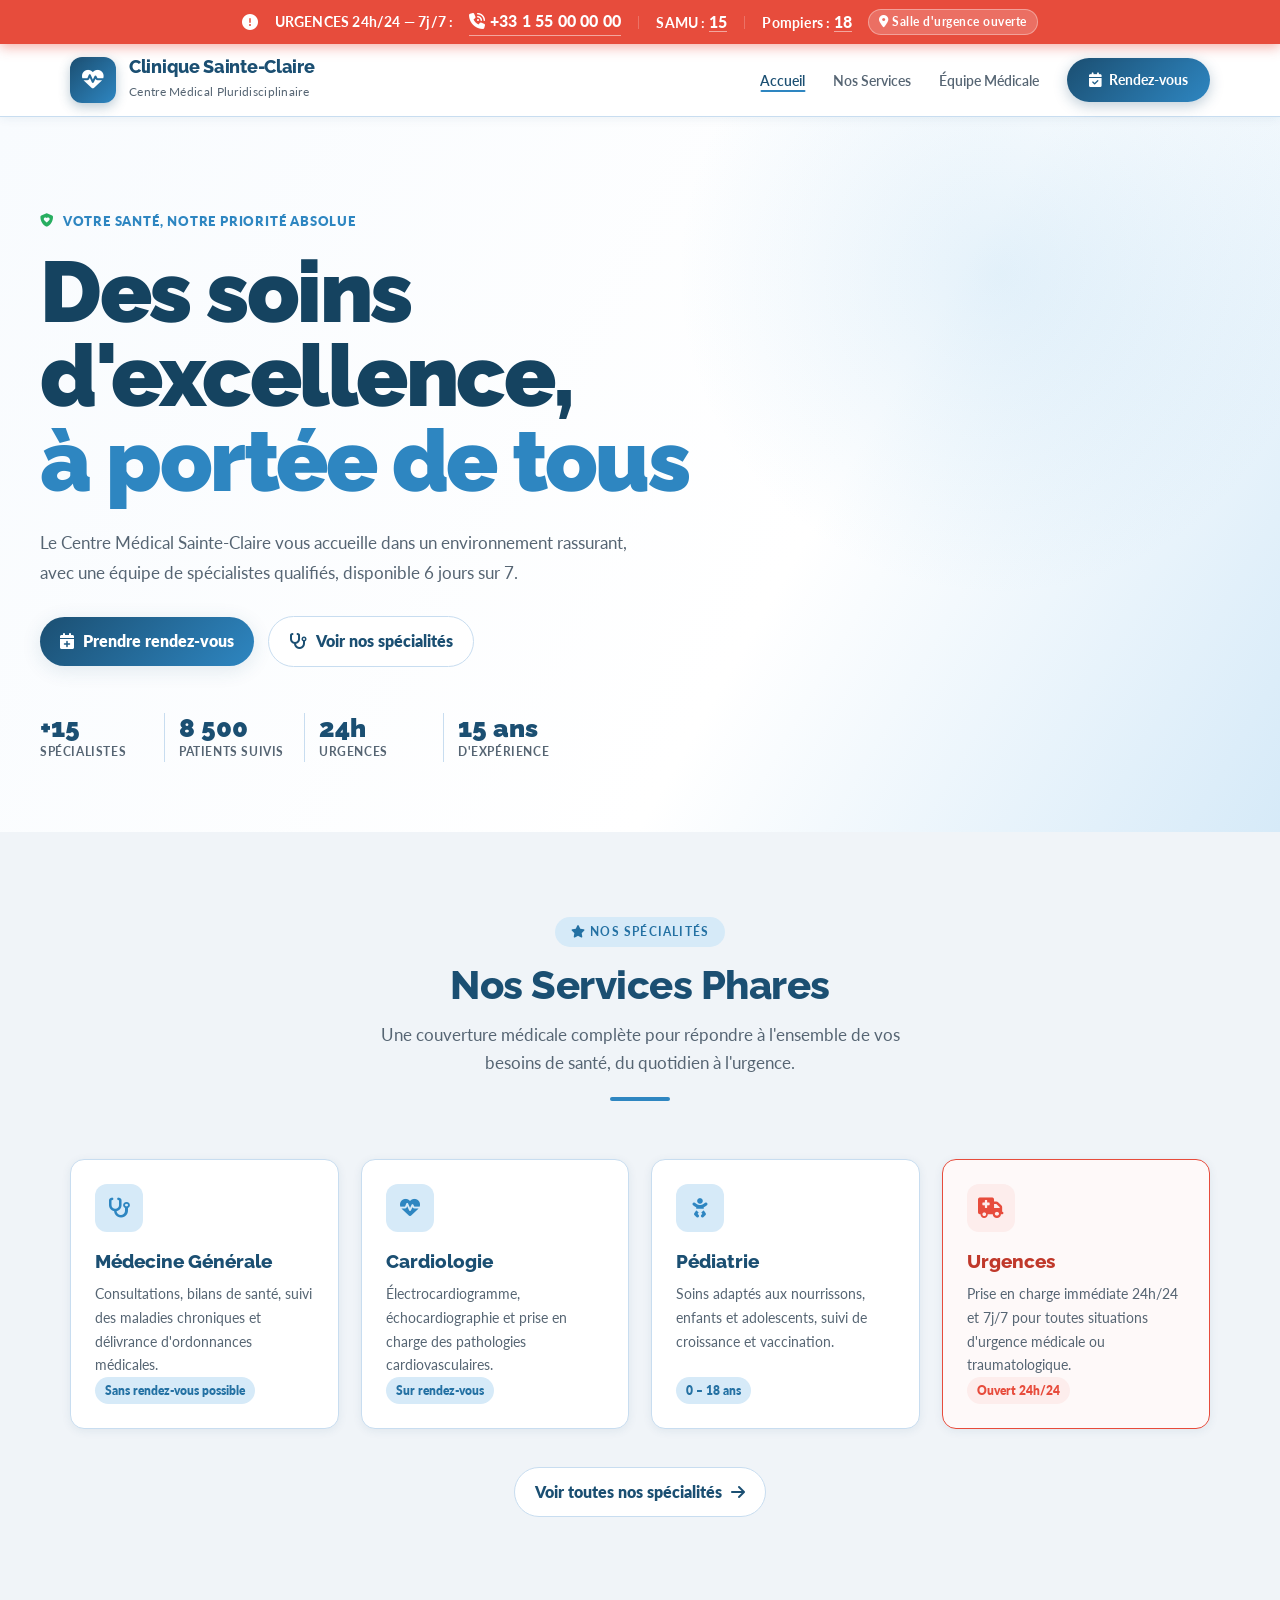
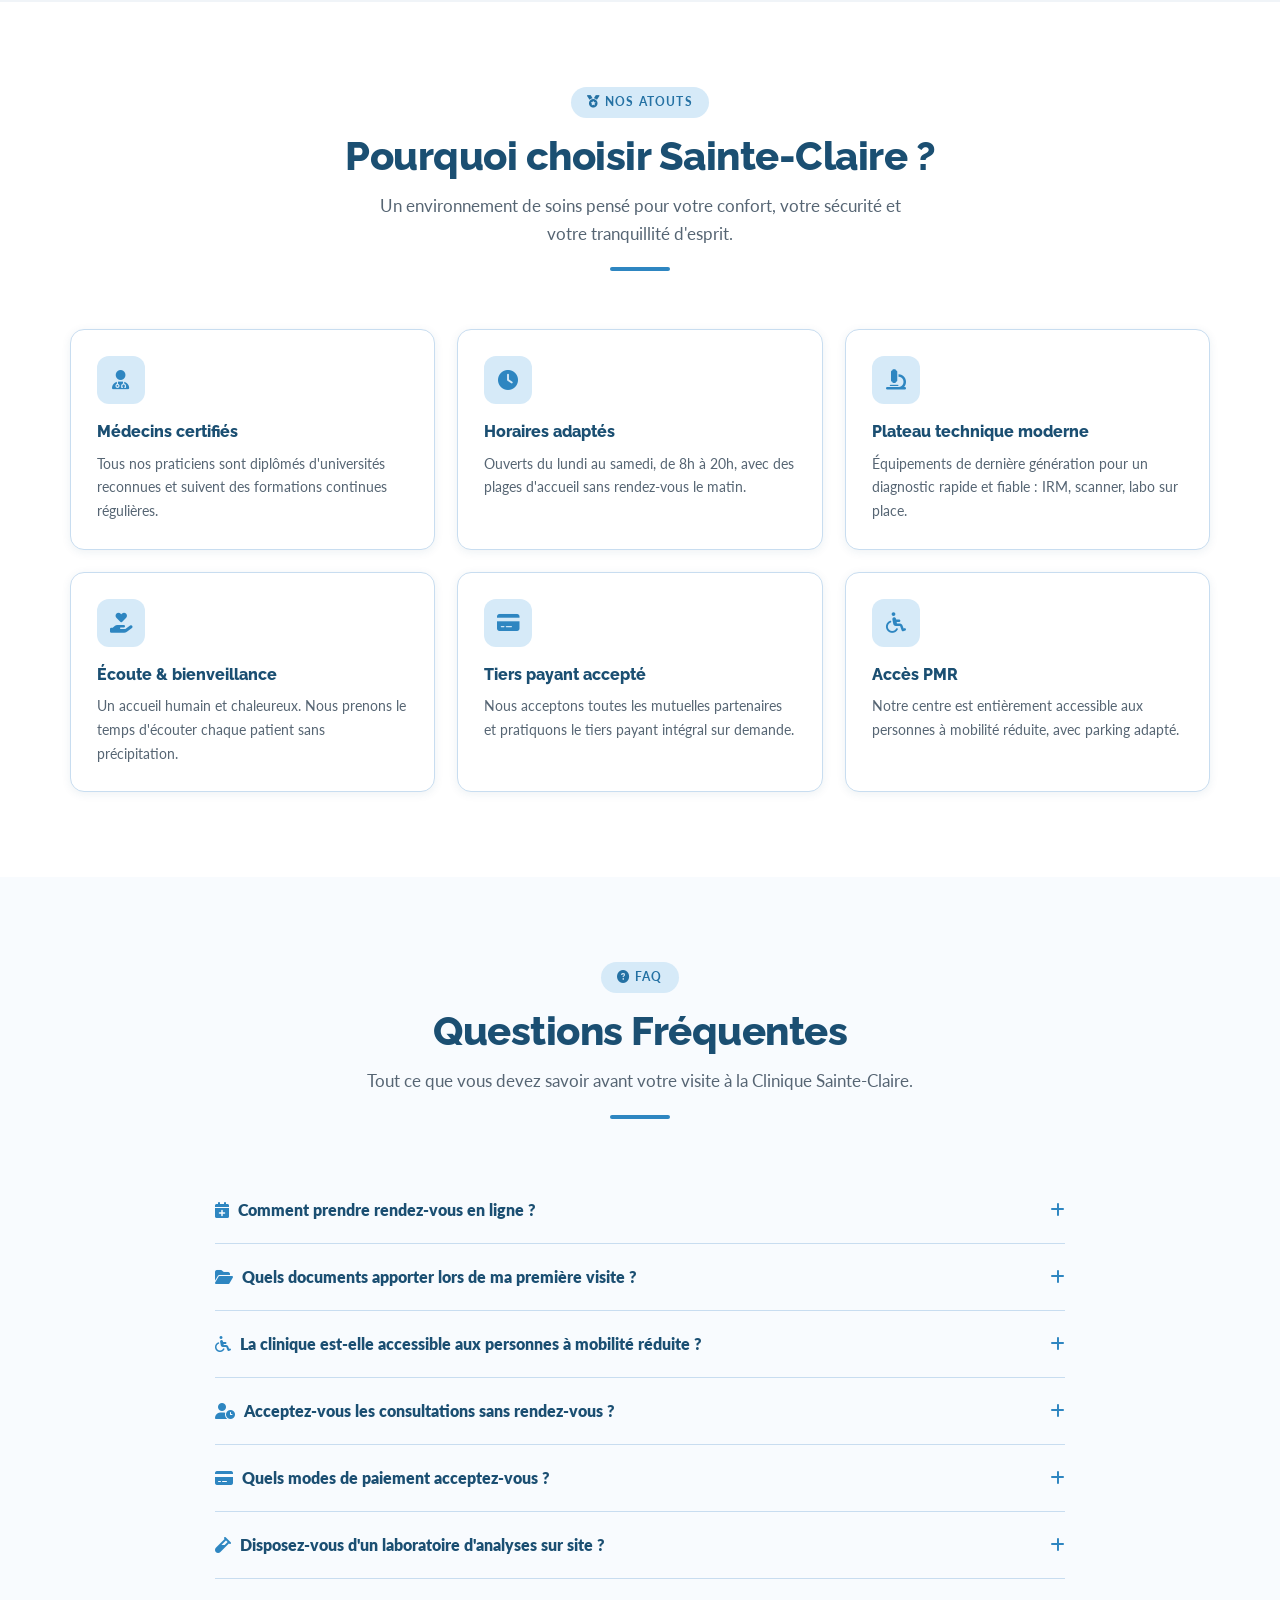
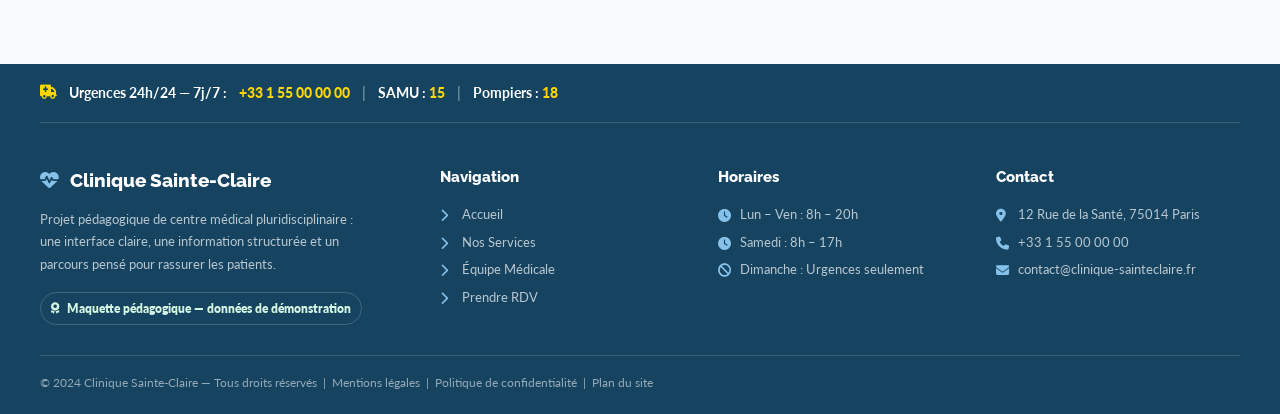
<file: index.html>
<!DOCTYPE html>
<html lang="fr">
<head>
  <meta charset="UTF-8">
  <meta name="viewport" content="width=device-width, initial-scale=1.0">
  <meta name="description" content="Clinique Sainte-Claire — Centre médical pluridisciplinaire. Consultations, urgences, spécialistes. Prenez rendez-vous en ligne.">
  <title>Accueil — Clinique Sainte-Claire</title>
  <link rel="stylesheet" href="stylee.css">
  <link rel="stylesheet" href="https://cdnjs.cloudflare.com/ajax/libs/font-awesome/6.4.0/css/all.min.css">
  <link rel="preconnect" href="https://fonts.googleapis.com">
  <link href="https://fonts.googleapis.com/css2?family=Raleway:wght@300;400;600;700;800;900&family=Lato:ital,wght@0,300;0,400;0,700;1,400&display=swap" rel="stylesheet">
</head>
<body>

  <div class="urgences-bar">
    <i class="fa-solid fa-circle-exclamation urg-icon"></i>
    <span>URGENCES 24h/24 — 7j/7 :</span>
    <a href="tel:+33155000000"><i class="fa-solid fa-phone-volume"></i> +33 1 55 00 00 00</a>
    <span class="urg-sep">|</span>
    <span>SAMU : <a href="tel:15">15</a></span>
    <span class="urg-sep">|</span>
    <span>Pompiers : <a href="tel:18">18</a></span>
    <span class="urg-badge"><i class="fa-solid fa-location-dot"></i> Salle d'urgence ouverte</span>
  </div>

  <header>
    <nav class="navbar">
      <a href="index.html" class="logo">
        <div class="logo-mark">
          <i class="fa-solid fa-heart-pulse"></i>
        </div>
        <div class="logo-text-wrap">
          <h1>Clinique Sainte-Claire</h1>
          <span>Centre Médical Pluridisciplinaire</span>
        </div>
      </a>
      <ul class="nav-links">
        <li><a href="index.html" class="active">Accueil</a></li>
        <li><a href="services.html">Nos Services</a></li>
        <li><a href="equipe.html">Équipe Médicale</a></li>
        <li><a href="rendez-vous.html" class="nav-rdv-btn">
          <i class="fa-solid fa-calendar-check"></i> Rendez-vous
        </a></li>
      </ul>
    </nav>
  </header>

  <main>
  <section class="hero">
    <div class="hero-content">
      <div class="hero-badge">
        <i class="fa-solid fa-shield-heart"></i>
        Votre santé, notre priorité absolue
      </div>
      <h2>Des soins d'excellence,<br><span>à portée de tous</span></h2>
      <p>Le Centre Médical Sainte-Claire vous accueille dans un environnement rassurant, avec une équipe de spécialistes qualifiés, disponible 6 jours sur 7.</p>
      <div class="hero-ctas">
        <a href="rendez-vous.html" class="hero-btn-main">
          <i class="fa-solid fa-calendar-plus"></i> Prendre rendez-vous
        </a>
        <a href="services.html" class="hero-btn-sec">
          <i class="fa-solid fa-stethoscope"></i> Voir nos spécialités
        </a>
      </div>
      <div class="hero-stats">
        <div class="hero-stat">
          <span class="hero-stat-num">+15</span>
          <span class="hero-stat-lbl">Spécialistes</span>
        </div>
        <div class="hero-stat">
          <span class="hero-stat-num">8 500</span>
          <span class="hero-stat-lbl">Patients suivis</span>
        </div>
        <div class="hero-stat">
          <span class="hero-stat-num">24h</span>
          <span class="hero-stat-lbl">Urgences</span>
        </div>
        <div class="hero-stat">
          <span class="hero-stat-num">15 ans</span>
          <span class="hero-stat-lbl">D'expérience</span>
        </div>
      </div>
    </div>
  </section>

  <section class="bg-gray">
    <div class="container">
      <div class="section-header">
        <div class="section-tag"><i class="fa-solid fa-star"></i> Nos spécialités</div>
        <h2>Nos Services Phares</h2>
        <p>Une couverture médicale complète pour répondre à l'ensemble de vos besoins de santé, du quotidien à l'urgence.</p>
        <div class="divider"></div>
      </div>

      <!-- CSS Grid -->
      <div class="services-grid">
        <div class="service-card">
          <div class="service-icon"><i class="fa-solid fa-stethoscope"></i></div>
          <h3>Médecine Générale</h3>
          <p>Consultations, bilans de santé, suivi des maladies chroniques et délivrance d'ordonnances médicales.</p>
          <span class="service-tag">Sans rendez-vous possible</span>
        </div>

        <div class="service-card">
          <div class="service-icon"><i class="fa-solid fa-heart-pulse"></i></div>
          <h3>Cardiologie</h3>
          <p>Électrocardiogramme, échocardiographie et prise en charge des pathologies cardiovasculaires.</p>
          <span class="service-tag">Sur rendez-vous</span>
        </div>

        <div class="service-card">
          <div class="service-icon"><i class="fa-solid fa-baby"></i></div>
          <h3>Pédiatrie</h3>
          <p>Soins adaptés aux nourrissons, enfants et adolescents, suivi de croissance et vaccination.</p>
          <span class="service-tag">0 – 18 ans</span>
        </div>

        <div class="service-card" style="border-color: var(--urgence); background: #FEF9F9;">
          <div class="service-icon" style="background: #FDEDEC; color: var(--urgence);">
            <i class="fa-solid fa-truck-medical"></i>
          </div>
          <h3 style="color: var(--urgence-dark);">Urgences</h3>
          <p>Prise en charge immédiate 24h/24 et 7j/7 pour toutes situations d'urgence médicale ou traumatologique.</p>
          <span class="service-tag" style="background: #FDEDEC; color: var(--urgence);">Ouvert 24h/24</span>
        </div>
      </div>

      <div style="text-align: center; margin-top: 38px;">
        <a href="services.html" class="btn btn-outline-primary">
          Voir toutes nos spécialités <i class="fa-solid fa-arrow-right"></i>
        </a>
      </div>
    </div>
  </section>

  <section>
    <div class="container">
      <div class="section-header">
        <div class="section-tag"><i class="fa-solid fa-medal"></i> Nos atouts</div>
        <h2>Pourquoi choisir Sainte-Claire ?</h2>
        <p>Un environnement de soins pensé pour votre confort, votre sécurité et votre tranquillité d'esprit.</p>
        <div class="divider"></div>
      </div>
      <div class="atouts-grid">
        <div class="atout-card">
          <div class="atout-icon"><i class="fa-solid fa-user-doctor"></i></div>
          <h4>Médecins certifiés</h4>
          <p>Tous nos praticiens sont diplômés d'universités reconnues et suivent des formations continues régulières.</p>
        </div>
        <div class="atout-card">
          <div class="atout-icon"><i class="fa-solid fa-clock"></i></div>
          <h4>Horaires adaptés</h4>
          <p>Ouverts du lundi au samedi, de 8h à 20h, avec des plages d'accueil sans rendez-vous le matin.</p>
        </div>
        <div class="atout-card">
          <div class="atout-icon"><i class="fa-solid fa-microscope"></i></div>
          <h4>Plateau technique moderne</h4>
          <p>Équipements de dernière génération pour un diagnostic rapide et fiable : IRM, scanner, labo sur place.</p>
        </div>
        <div class="atout-card">
          <div class="atout-icon"><i class="fa-solid fa-hand-holding-heart"></i></div>
          <h4>Écoute & bienveillance</h4>
          <p>Un accueil humain et chaleureux. Nous prenons le temps d'écouter chaque patient sans précipitation.</p>
        </div>
        <div class="atout-card">
          <div class="atout-icon"><i class="fa-solid fa-credit-card"></i></div>
          <h4>Tiers payant accepté</h4>
          <p>Nous acceptons toutes les mutuelles partenaires et pratiquons le tiers payant intégral sur demande.</p>
        </div>
        <div class="atout-card">
          <div class="atout-icon"><i class="fa-solid fa-wheelchair"></i></div>
          <h4>Accès PMR</h4>
          <p>Notre centre est entièrement accessible aux personnes à mobilité réduite, avec parking adapté.</p>
        </div>
      </div>
    </div>
  </section>
  <section class="bg-light">
    <div class="container">
      <div class="section-header">
        <div class="section-tag"><i class="fa-solid fa-circle-question"></i> FAQ</div>
        <h2>Questions Fréquentes</h2>
        <p>Tout ce que vous devez savoir avant votre visite à la Clinique Sainte-Claire.</p>
        <div class="divider"></div>
      </div>

      <div class="faq-list">

        <div class="faq-item">
          <input type="checkbox" id="faq1">
          <label class="faq-label" for="faq1">
            <span><i class="fa-solid fa-calendar-plus" style="color:var(--secondary);margin-right:9px;"></i>Comment prendre rendez-vous en ligne ?</span>
            <i class="fa-solid fa-plus faq-chevron"></i>
          </label>
          <div class="faq-body">
            <div class="faq-body-inner">
              <p>Rendez-vous sur notre page <a href="rendez-vous.html">Rendez-vous</a>, sélectionnez votre médecin, la date et le créneau horaire souhaités. Dans cette maquette, le parcours est présenté côté interface ; une confirmation réelle nécessiterait un service sécurisé côté serveur. Il est également possible d'appeler le <strong>+33 1 55 00 00 00</strong> dans le scénario de démonstration.</p>
            </div>
          </div>
        </div>

        <div class="faq-item">
          <input type="checkbox" id="faq2">
          <label class="faq-label" for="faq2">
            <span><i class="fa-solid fa-folder-open" style="color:var(--secondary);margin-right:9px;"></i>Quels documents apporter lors de ma première visite ?</span>
            <i class="fa-solid fa-plus faq-chevron"></i>
          </label>
          <div class="faq-body">
            <div class="faq-body-inner">
              <p>Pour votre première consultation, veuillez apporter votre <strong>pièce d'identité</strong>, votre <strong>carte vitale</strong> (ou attestation d'assurance maladie), et si possible les <strong>résultats de vos examens récents</strong>. Un carnet de santé est recommandé pour les enfants de moins de 15 ans.</p>
            </div>
          </div>
        </div>

        <div class="faq-item">
          <input type="checkbox" id="faq3">
          <label class="faq-label" for="faq3">
            <span><i class="fa-solid fa-wheelchair" style="color:var(--secondary);margin-right:9px;"></i>La clinique est-elle accessible aux personnes à mobilité réduite ?</span>
            <i class="fa-solid fa-plus faq-chevron"></i>
          </label>
          <div class="faq-body">
            <div class="faq-body-inner">
              <p>Oui, absolument. Notre centre est <strong>entièrement conforme aux normes PMR</strong> (Personnes à Mobilité Réduite). Nous disposons d'un ascenseur panoramique, de 5 places de parking réservées en sous-sol, d'entrées à largeur adaptée et de sanitaires PMR à chaque étage.</p>
            </div>
          </div>
        </div>

        <div class="faq-item">
          <input type="checkbox" id="faq4">
          <label class="faq-label" for="faq4">
            <span><i class="fa-solid fa-user-clock" style="color:var(--secondary);margin-right:9px;"></i>Acceptez-vous les consultations sans rendez-vous ?</span>
            <i class="fa-solid fa-plus faq-chevron"></i>
          </label>
          <div class="faq-body">
            <div class="faq-body-inner">
              <p>Les consultations <strong>sans rendez-vous</strong> sont acceptées uniquement pour la médecine générale, le matin de 8h à 11h (selon disponibilité). Pour les spécialistes, la prise de rendez-vous est <strong>obligatoire</strong>. Les urgences restent accessibles <strong>24h/24, 7j/7</strong> sans rendez-vous.</p>
            </div>
          </div>
        </div>

        <div class="faq-item">
          <input type="checkbox" id="faq5">
          <label class="faq-label" for="faq5">
            <span><i class="fa-solid fa-credit-card" style="color:var(--secondary);margin-right:9px;"></i>Quels modes de paiement acceptez-vous ?</span>
            <i class="fa-solid fa-plus faq-chevron"></i>
          </label>
          <div class="faq-body">
            <div class="faq-body-inner">
              <p>Nous acceptons les <strong>espèces</strong>, les <strong>cartes bancaires</strong> (Visa, Mastercard, American Express), les <strong>chèques</strong> et la prise en charge directe par la plupart des <strong>mutuelles partenaires</strong>. Le tiers payant intégral est disponible pour les bénéficiaires de la CMU-C et de l'ACS.</p>
            </div>
          </div>
        </div>

        <div class="faq-item">
          <input type="checkbox" id="faq6">
          <label class="faq-label" for="faq6">
            <span><i class="fa-solid fa-vial" style="color:var(--secondary);margin-right:9px;"></i>Disposez-vous d'un laboratoire d'analyses sur site ?</span>
            <i class="fa-solid fa-plus faq-chevron"></i>
          </label>
          <div class="faq-body">
            <div class="faq-body-inner">
              <p>Oui, notre laboratoire d'analyses médicales est situé au rez-de-chaussée, ouvert du lundi au vendredi de <strong>7h30 à 17h</strong>. Les résultats standards sont disponibles en <strong>2 à 4 heures</strong>. Des analyses urgentes peuvent être traitées en 45 minutes sur prescription médicale.</p>
            </div>
          </div>
        </div>

      </div><!-- /.faq-list -->
    </div>
  </section>
  </main>

  <footer>
    <div class="footer-inner">

      <div class="footer-urgence-strip">
        <i class="fa-solid fa-truck-medical"></i>
        <span>Urgences 24h/24 — 7j/7 :</span>
        <a href="tel:+33155000000">+33 1 55 00 00 00</a>
        <span style="opacity:0.4">|</span>
        <span>SAMU : <a href="tel:15" style="color:#FFD700">15</a></span>
        <span style="opacity:0.4">|</span>
        <span>Pompiers : <a href="tel:18" style="color:#FFD700">18</a></span>
      </div>

      <div class="footer-grid">
        <div class="footer-brand">
          <h3><i class="fa-solid fa-heart-pulse"></i> Clinique Sainte-Claire</h3>
          <p>Projet pédagogique de centre médical pluridisciplinaire : une interface claire, une information structurée et un parcours pensé pour rassurer les patients.</p>
          <div class="footer-badge">
            <i class="fa-solid fa-award"></i> Maquette pédagogique — données de démonstration
          </div>
        </div>
        <div class="footer-col">
          <h4>Navigation</h4>
          <ul>
            <li><i class="fa-solid fa-chevron-right"></i><a href="index.html">Accueil</a></li>
            <li><i class="fa-solid fa-chevron-right"></i><a href="services.html">Nos Services</a></li>
            <li><i class="fa-solid fa-chevron-right"></i><a href="equipe.html">Équipe Médicale</a></li>
            <li><i class="fa-solid fa-chevron-right"></i><a href="rendez-vous.html">Prendre RDV</a></li>
          </ul>
        </div>
        <div class="footer-col">
          <h4>Horaires</h4>
          <ul>
            <li><i class="fa-solid fa-clock"></i><span>Lun – Ven : 8h – 20h</span></li>
            <li><i class="fa-solid fa-clock"></i><span>Samedi : 8h – 17h</span></li>
            <li><i class="fa-solid fa-ban"></i><span>Dimanche : Urgences seulement</span></li>
          </ul>
        </div>
        <div class="footer-col">
          <h4>Contact</h4>
          <ul>
            <li><i class="fa-solid fa-location-dot"></i><span>12 Rue de la Santé, 75014 Paris</span></li>
            <li><i class="fa-solid fa-phone"></i><a href="tel:+33155000000">+33 1 55 00 00 00</a></li>
            <li><i class="fa-solid fa-envelope"></i><a href="mailto:contact@clinique-sainteclaire.fr">contact@clinique-sainteclaire.fr</a></li>
          </ul>
        </div>
      </div>

      <div class="footer-bottom">
        <p>© 2024 Clinique Sainte-Claire — Tous droits réservés &nbsp;|&nbsp; Mentions légales &nbsp;|&nbsp; Politique de confidentialité &nbsp;|&nbsp; Plan du site</p>
      </div>

    </div>
  </footer>

</body>
</html>
</file>
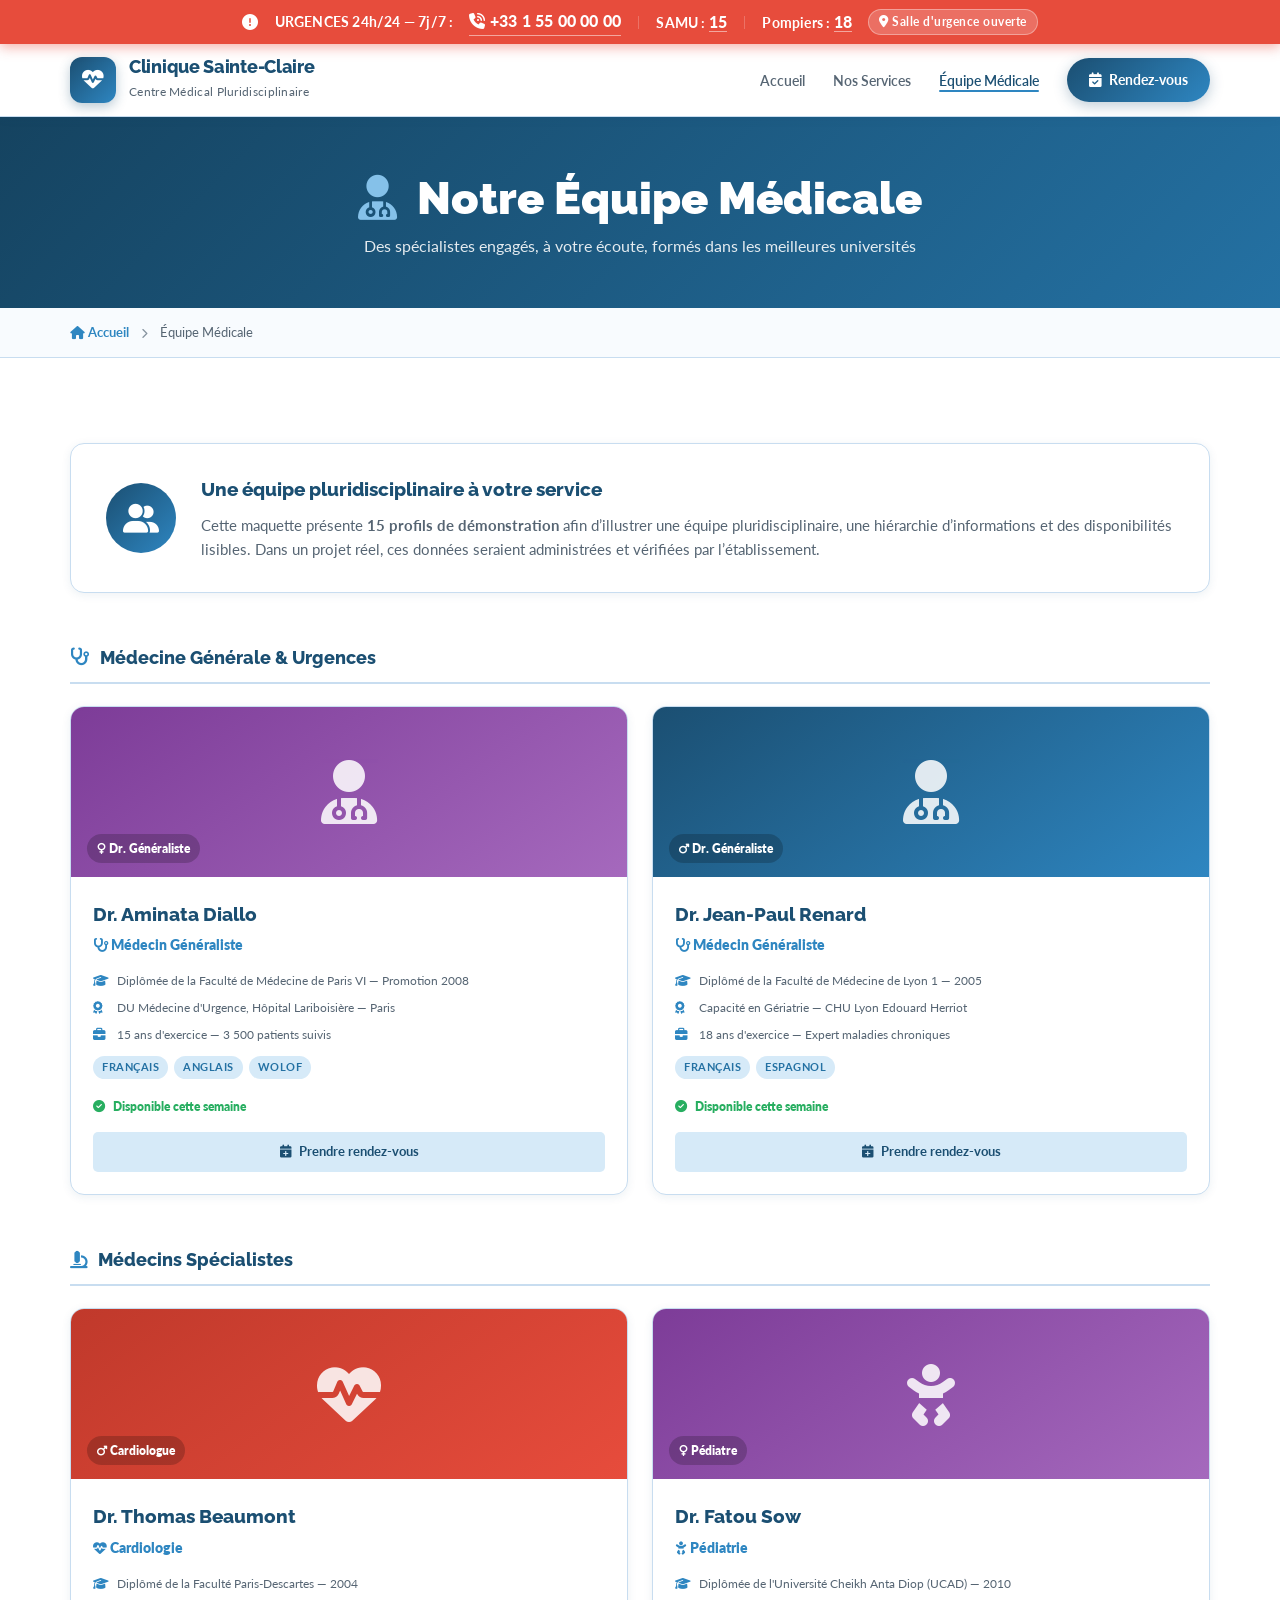
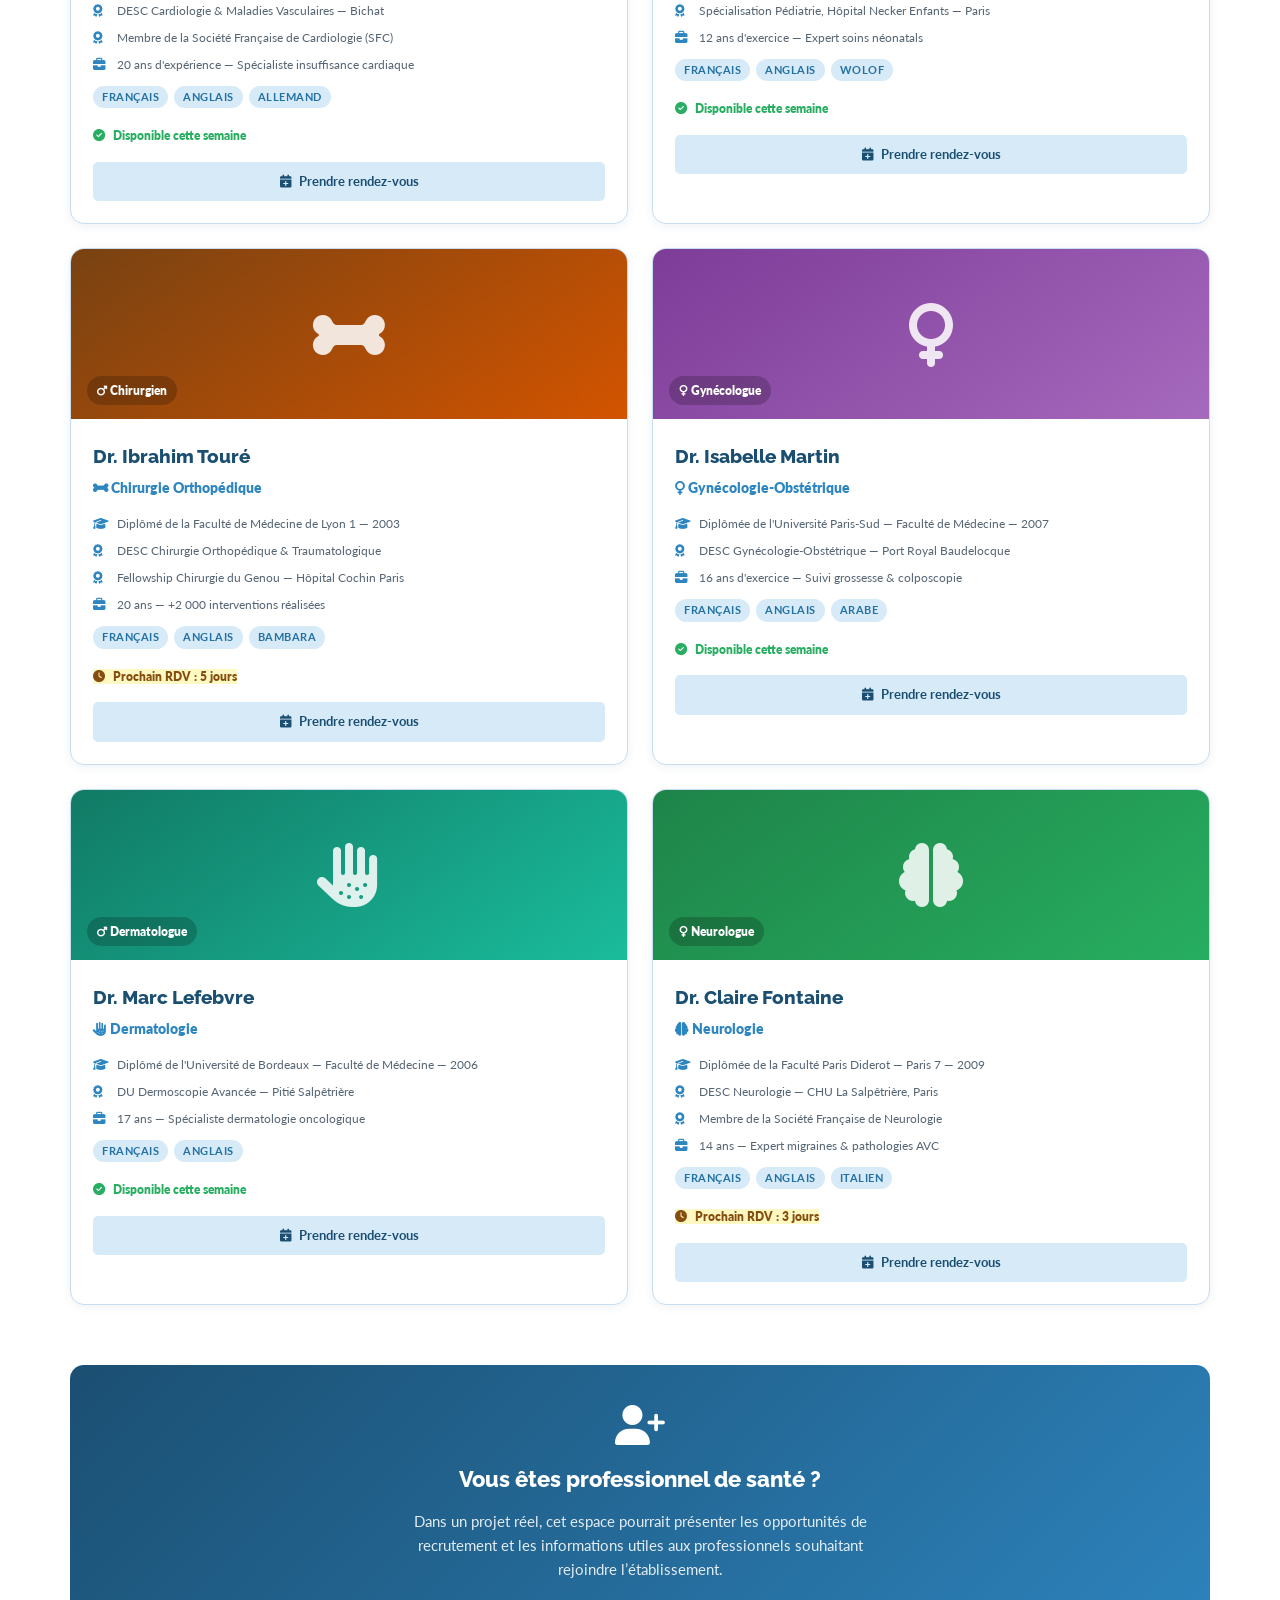
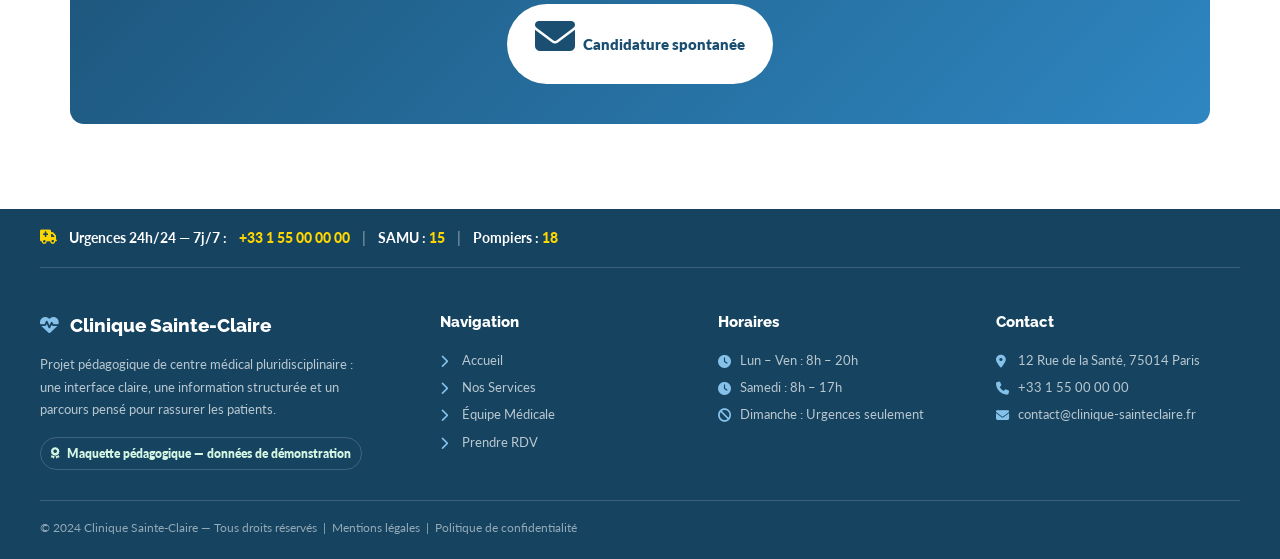
<file: equipe.html>
<!DOCTYPE html>
<html lang="fr">
<head>
  <meta charset="UTF-8">
  <meta name="viewport" content="width=device-width, initial-scale=1.0">
  <meta name="description" content="Clinique Sainte-Claire — Découvrez notre équipe de médecins spécialistes qualifiés et expérimentés.">
  <title>Équipe Médicale — Clinique Sainte-Claire</title>
  <link rel="stylesheet" href="stylee.css">
  <link rel="stylesheet" href="https://cdnjs.cloudflare.com/ajax/libs/font-awesome/6.4.0/css/all.min.css">
  <link rel="preconnect" href="https://fonts.googleapis.com">
  <link href="https://fonts.googleapis.com/css2?family=Raleway:wght@300;400;600;700;800;900&family=Lato:ital,wght@0,300;0,400;0,700;1,400&display=swap" rel="stylesheet">

  <style>
    /* Styles spécifiques à equipe.html */
    .equipe-intro {
      background: white;
      border: 1.5px solid var(--border);
      border-radius: var(--radius);
      padding: 30px 35px;
      display: flex;
      align-items: center;
      gap: 25px;
      margin-bottom: 50px;
      box-shadow: var(--shadow-sm);
    }

    .equipe-intro-icon {
      width: 70px;
      height: 70px;
      border-radius: 50%;
      background: linear-gradient(135deg, var(--primary), var(--secondary));
      display: flex;
      align-items: center;
      justify-content: center;
      color: white;
      font-size: 1.8rem;
      flex-shrink: 0;
    }

    .equipe-intro-text h3 {
      font-family: var(--font-head);
      font-size: 1.2rem;
      font-weight: 800;
      color: var(--primary);
      margin-bottom: 7px;
    }

    .equipe-intro-text p {
      color: var(--text-muted);
      font-size: 0.92rem;
      line-height: 1.65;
    }

    /* Section par service */
    .equipe-section-title {
      font-family: var(--font-head);
      font-size: 1.1rem;
      font-weight: 800;
      color: var(--primary);
      margin-bottom: 22px;
      padding-bottom: 10px;
      border-bottom: 2px solid var(--border);
      display: flex;
      align-items: center;
      gap: 10px;
    }

    .equipe-section-title i { color: var(--secondary); }

    /* Médecin card — couleurs d'avatar par genre/service */
    .medecin-card.card-femme .medecin-photo {
      background: linear-gradient(145deg, #7D3C98, #A569BD);
    }

    .medecin-card.card-homme .medecin-photo {
      background: linear-gradient(145deg, var(--primary), var(--secondary));
    }

    .medecin-card.card-spe-cardio .medecin-photo {
      background: linear-gradient(145deg, #C0392B, #E74C3C);
    }

    .medecin-card.card-spe-neuro .medecin-photo {
      background: linear-gradient(145deg, #1E8449, #27AE60);
    }

    .medecin-card.card-spe-ortho .medecin-photo {
      background: linear-gradient(145deg, #784212, #D35400);
    }

    .medecin-card.card-spe-dermato .medecin-photo {
      background: linear-gradient(145deg, #117A65, #1ABC9C);
    }

    /* Langues parlées */
    .medecin-langues {
      display: flex;
      gap: 6px;
      margin-top: 12px;
      flex-wrap: wrap;
    }

    .langue-pill {
      background: var(--accent-light);
      color: var(--primary-light);
      font-size: 0.7rem;
      font-weight: 700;
      padding: 2px 9px;
      border-radius: 50px;
      text-transform: uppercase;
      letter-spacing: 0.5px;
    }

    /* RDV bouton dans la fiche */
    .medecin-rdv-btn {
      display: block;
      text-align: center;
      background: var(--accent-light);
      color: var(--primary);
      font-weight: 700;
      font-size: 0.82rem;
      padding: 9px;
      border-radius: var(--radius-xs);
      margin-top: 14px;
      transition: var(--transition);
    }

    .medecin-rdv-btn:hover {
      background: var(--primary);
      color: white;
    }

    .medecin-rdv-btn i { margin-right: 5px; }

    /* Encart rejoindre */
    .rejoindre-box {
      background: linear-gradient(135deg, var(--primary), var(--secondary));
      color: white;
      border-radius: var(--radius);
      padding: 40px;
      text-align: center;
      margin-top: 60px;
    }

    .rejoindre-box i { font-size: 2.5rem; margin-bottom: 16px; display: block; }
    .rejoindre-box h3 {
      font-family: var(--font-head);
      font-size: 1.4rem;
      font-weight: 800;
      margin-bottom: 12px;
    }
    .rejoindre-box p {
      opacity: 0.88;
      font-size: 0.93rem;
      max-width: 500px;
      margin: 0 auto 22px;
      line-height: 1.6;
    }
    .rejoindre-box a {
      display: inline-flex;
      align-items: center;
      gap: 8px;
      background: white;
      color: var(--primary);
      padding: 12px 28px;
      border-radius: 50px;
      font-weight: 800;
      font-size: 0.92rem;
      transition: var(--transition);
    }
    .rejoindre-box a:hover {
      transform: scale(1.03);
      box-shadow: 0 6px 20px rgba(0,0,0,0.2);
    }

    @media (max-width: 600px) {
      .equipe-intro { flex-direction: column; text-align: center; }
      .rejoindre-box { padding: 28px 20px; }
    }
  </style>
</head>
<body>

  <div class="urgences-bar">
    <i class="fa-solid fa-circle-exclamation urg-icon"></i>
    <span>URGENCES 24h/24 — 7j/7 :</span>
    <a href="tel:+33155000000"><i class="fa-solid fa-phone-volume"></i> +33 1 55 00 00 00</a>
    <span class="urg-sep">|</span>
    <span>SAMU : <a href="tel:15">15</a></span>
    <span class="urg-sep">|</span>
    <span>Pompiers : <a href="tel:18">18</a></span>
    <span class="urg-badge"><i class="fa-solid fa-location-dot"></i> Salle d'urgence ouverte</span>
  </div>

  <header>
    <nav class="navbar">
      <a href="index.html" class="logo">
        <div class="logo-mark">
          <i class="fa-solid fa-heart-pulse"></i>
        </div>
        <div class="logo-text-wrap">
          <h1>Clinique Sainte-Claire</h1>
          <span>Centre Médical Pluridisciplinaire</span>
        </div>
      </a>
      <ul class="nav-links">
        <li><a href="index.html">Accueil</a></li>
        <li><a href="services.html">Nos Services</a></li>
        <li><a href="equipe.html" class="active">Équipe Médicale</a></li>
        <li><a href="rendez-vous.html" class="nav-rdv-btn">
          <i class="fa-solid fa-calendar-check"></i> Rendez-vous
        </a></li>
      </ul>
    </nav>
  </header>

  <main>
  <div class="page-header">
    <h2><i class="fa-solid fa-user-doctor"></i> Notre Équipe Médicale</h2>
    <p>Des spécialistes engagés, à votre écoute, formés dans les meilleures universités</p>
  </div>

  <div class="breadcrumb">
    <div class="breadcrumb-inner">
      <a href="index.html"><i class="fa-solid fa-house"></i> Accueil</a>
      <span class="sep"><i class="fa-solid fa-chevron-right" style="font-size:0.65rem"></i></span>
      <span>Équipe Médicale</span>
    </div>
  </div>

  <section>
    <div class="container">

      <div class="equipe-intro">
        <div class="equipe-intro-icon">
          <i class="fa-solid fa-user-group"></i>
        </div>
        <div class="equipe-intro-text">
          <h3>Une équipe pluridisciplinaire à votre service</h3>
          <p>Cette maquette présente <strong>15 profils de démonstration</strong> afin d’illustrer une équipe pluridisciplinaire, une hiérarchie d’informations et des disponibilités lisibles. Dans un projet réel, ces données seraient administrées et vérifiées par l’établissement.</p>
        </div>
      </div>

      <h3 class="equipe-section-title">
        <i class="fa-solid fa-stethoscope"></i> Médecine Générale & Urgences
      </h3>

      <div class="medecins-flex">

        <div class="medecin-card card-femme">
          <div class="medecin-photo">
            <div class="medecin-avatar-fallback">
              <i class="fa-solid fa-user-doctor"></i>
            </div>
            <span class="medecin-gender-badge"><i class="fa-solid fa-venus"></i> Dr. Généraliste</span>
          </div>
          <div class="medecin-body">
            <h3>Dr. Aminata Diallo</h3>
            <div class="medecin-specialite">
              <i class="fa-solid fa-stethoscope"></i> Médecin Généraliste
            </div>
            <div class="medecin-details">
              <div class="medecin-detail-line">
                <i class="fa-solid fa-graduation-cap"></i>
                <span>Diplômée de la Faculté de Médecine de Paris VI — Promotion 2008</span>
              </div>
              <div class="medecin-detail-line">
                <i class="fa-solid fa-award"></i>
                <span>DU Médecine d'Urgence, Hôpital Lariboisière — Paris</span>
              </div>
              <div class="medecin-detail-line">
                <i class="fa-solid fa-briefcase"></i>
                <span>15 ans d'exercice — 3 500 patients suivis</span>
              </div>
            </div>
            <div class="medecin-langues">
              <span class="langue-pill">Français</span>
              <span class="langue-pill">Anglais</span>
              <span class="langue-pill">Wolof</span>
            </div>
            <div class="medecin-dispo">
              <span class="dispo-pill"><i class="fa-solid fa-circle-check"></i> Disponible cette semaine</span>
            </div>
            <a href="rendez-vous.html" class="medecin-rdv-btn">
              <i class="fa-solid fa-calendar-plus"></i> Prendre rendez-vous
            </a>
          </div>
        </div>

        <div class="medecin-card card-homme">
          <div class="medecin-photo">
            <div class="medecin-avatar-fallback">
              <i class="fa-solid fa-user-doctor"></i>
            </div>
            <span class="medecin-gender-badge"><i class="fa-solid fa-mars"></i> Dr. Généraliste</span>
          </div>
          <div class="medecin-body">
            <h3>Dr. Jean-Paul Renard</h3>
            <div class="medecin-specialite">
              <i class="fa-solid fa-stethoscope"></i> Médecin Généraliste
            </div>
            <div class="medecin-details">
              <div class="medecin-detail-line">
                <i class="fa-solid fa-graduation-cap"></i>
                <span>Diplômé de la Faculté de Médecine de Lyon 1 — 2005</span>
              </div>
              <div class="medecin-detail-line">
                <i class="fa-solid fa-award"></i>
                <span>Capacité en Gériatrie — CHU Lyon Edouard Herriot</span>
              </div>
              <div class="medecin-detail-line">
                <i class="fa-solid fa-briefcase"></i>
                <span>18 ans d'exercice — Expert maladies chroniques</span>
              </div>
            </div>
            <div class="medecin-langues">
              <span class="langue-pill">Français</span>
              <span class="langue-pill">Espagnol</span>
            </div>
            <div class="medecin-dispo">
              <span class="dispo-pill"><i class="fa-solid fa-circle-check"></i> Disponible cette semaine</span>
            </div>
            <a href="rendez-vous.html" class="medecin-rdv-btn">
              <i class="fa-solid fa-calendar-plus"></i> Prendre rendez-vous
            </a>
          </div>
        </div>

      </div>

      <h3 class="equipe-section-title" style="margin-top:50px;">
        <i class="fa-solid fa-microscope"></i> Médecins Spécialistes
      </h3>

      <div class="medecins-flex">

        <div class="medecin-card card-spe-cardio">
          <div class="medecin-photo">
            <div class="medecin-avatar-fallback">
              <i class="fa-solid fa-heart-pulse"></i>
            </div>
            <span class="medecin-gender-badge"><i class="fa-solid fa-mars"></i> Cardiologue</span>
          </div>
          <div class="medecin-body">
            <h3>Dr. Thomas Beaumont</h3>
            <div class="medecin-specialite">
              <i class="fa-solid fa-heart-pulse"></i> Cardiologie
            </div>
            <div class="medecin-details">
              <div class="medecin-detail-line">
                <i class="fa-solid fa-graduation-cap"></i>
                <span>Diplômé de la Faculté Paris-Descartes — 2004</span>
              </div>
              <div class="medecin-detail-line">
                <i class="fa-solid fa-award"></i>
                <span>DESC Cardiologie & Maladies Vasculaires — Bichat</span>
              </div>
              <div class="medecin-detail-line">
                <i class="fa-solid fa-award"></i>
                <span>Membre de la Société Française de Cardiologie (SFC)</span>
              </div>
              <div class="medecin-detail-line">
                <i class="fa-solid fa-briefcase"></i>
                <span>20 ans d'expérience — Spécialiste insuffisance cardiaque</span>
              </div>
            </div>
            <div class="medecin-langues">
              <span class="langue-pill">Français</span>
              <span class="langue-pill">Anglais</span>
              <span class="langue-pill">Allemand</span>
            </div>
            <div class="medecin-dispo">
              <span class="dispo-pill"><i class="fa-solid fa-circle-check"></i> Disponible cette semaine</span>
            </div>
            <a href="rendez-vous.html" class="medecin-rdv-btn">
              <i class="fa-solid fa-calendar-plus"></i> Prendre rendez-vous
            </a>
          </div>
        </div>

        <div class="medecin-card card-femme">
          <div class="medecin-photo">
            <div class="medecin-avatar-fallback">
              <i class="fa-solid fa-baby"></i>
            </div>
            <span class="medecin-gender-badge"><i class="fa-solid fa-venus"></i> Pédiatre</span>
          </div>
          <div class="medecin-body">
            <h3>Dr. Fatou Sow</h3>
            <div class="medecin-specialite">
              <i class="fa-solid fa-baby"></i> Pédiatrie
            </div>
            <div class="medecin-details">
              <div class="medecin-detail-line">
                <i class="fa-solid fa-graduation-cap"></i>
                <span>Diplômée de l'Université Cheikh Anta Diop (UCAD) — 2010</span>
              </div>
              <div class="medecin-detail-line">
                <i class="fa-solid fa-award"></i>
                <span>Spécialisation Pédiatrie, Hôpital Necker Enfants — Paris</span>
              </div>
              <div class="medecin-detail-line">
                <i class="fa-solid fa-briefcase"></i>
                <span>12 ans d'exercice — Expert soins néonatals</span>
              </div>
            </div>
            <div class="medecin-langues">
              <span class="langue-pill">Français</span>
              <span class="langue-pill">Anglais</span>
              <span class="langue-pill">Wolof</span>
            </div>
            <div class="medecin-dispo">
              <span class="dispo-pill"><i class="fa-solid fa-circle-check"></i> Disponible cette semaine</span>
            </div>
            <a href="rendez-vous.html" class="medecin-rdv-btn">
              <i class="fa-solid fa-calendar-plus"></i> Prendre rendez-vous
            </a>
          </div>
        </div>

        <div class="medecin-card card-spe-ortho">
          <div class="medecin-photo">
            <div class="medecin-avatar-fallback">
              <i class="fa-solid fa-bone"></i>
            </div>
            <span class="medecin-gender-badge"><i class="fa-solid fa-mars"></i> Chirurgien</span>
          </div>
          <div class="medecin-body">
            <h3>Dr. Ibrahim Touré</h3>
            <div class="medecin-specialite">
              <i class="fa-solid fa-bone"></i> Chirurgie Orthopédique
            </div>
            <div class="medecin-details">
              <div class="medecin-detail-line">
                <i class="fa-solid fa-graduation-cap"></i>
                <span>Diplômé de la Faculté de Médecine de Lyon 1 — 2003</span>
              </div>
              <div class="medecin-detail-line">
                <i class="fa-solid fa-award"></i>
                <span>DESC Chirurgie Orthopédique & Traumatologique</span>
              </div>
              <div class="medecin-detail-line">
                <i class="fa-solid fa-award"></i>
                <span>Fellowship Chirurgie du Genou — Hôpital Cochin Paris</span>
              </div>
              <div class="medecin-detail-line">
                <i class="fa-solid fa-briefcase"></i>
                <span>20 ans — +2 000 interventions réalisées</span>
              </div>
            </div>
            <div class="medecin-langues">
              <span class="langue-pill">Français</span>
              <span class="langue-pill">Anglais</span>
              <span class="langue-pill">Bambara</span>
            </div>
            <div class="medecin-dispo">
              <span class="dispo-pill" style="background:#FEF9C3;color:#854D0E;"><i class="fa-solid fa-clock"></i> Prochain RDV : 5 jours</span>
            </div>
            <a href="rendez-vous.html" class="medecin-rdv-btn">
              <i class="fa-solid fa-calendar-plus"></i> Prendre rendez-vous
            </a>
          </div>
        </div>

        <div class="medecin-card card-femme">
          <div class="medecin-photo">
            <div class="medecin-avatar-fallback">
              <i class="fa-solid fa-venus"></i>
            </div>
            <span class="medecin-gender-badge"><i class="fa-solid fa-venus"></i> Gynécologue</span>
          </div>
          <div class="medecin-body">
            <h3>Dr. Isabelle Martin</h3>
            <div class="medecin-specialite">
              <i class="fa-solid fa-venus"></i> Gynécologie-Obstétrique
            </div>
            <div class="medecin-details">
              <div class="medecin-detail-line">
                <i class="fa-solid fa-graduation-cap"></i>
                <span>Diplômée de l'Université Paris-Sud — Faculté de Médecine — 2007</span>
              </div>
              <div class="medecin-detail-line">
                <i class="fa-solid fa-award"></i>
                <span>DESC Gynécologie-Obstétrique — Port Royal Baudelocque</span>
              </div>
              <div class="medecin-detail-line">
                <i class="fa-solid fa-briefcase"></i>
                <span>16 ans d'exercice — Suivi grossesse & colposcopie</span>
              </div>
            </div>
            <div class="medecin-langues">
              <span class="langue-pill">Français</span>
              <span class="langue-pill">Anglais</span>
              <span class="langue-pill">Arabe</span>
            </div>
            <div class="medecin-dispo">
              <span class="dispo-pill"><i class="fa-solid fa-circle-check"></i> Disponible cette semaine</span>
            </div>
            <a href="rendez-vous.html" class="medecin-rdv-btn">
              <i class="fa-solid fa-calendar-plus"></i> Prendre rendez-vous
            </a>
          </div>
        </div>

        <div class="medecin-card card-spe-dermato">
          <div class="medecin-photo">
            <div class="medecin-avatar-fallback">
              <i class="fa-solid fa-hand-dots"></i>
            </div>
            <span class="medecin-gender-badge"><i class="fa-solid fa-mars"></i> Dermatologue</span>
          </div>
          <div class="medecin-body">
            <h3>Dr. Marc Lefebvre</h3>
            <div class="medecin-specialite">
              <i class="fa-solid fa-hand-dots"></i> Dermatologie
            </div>
            <div class="medecin-details">
              <div class="medecin-detail-line">
                <i class="fa-solid fa-graduation-cap"></i>
                <span>Diplômé de l'Université de Bordeaux — Faculté de Médecine — 2006</span>
              </div>
              <div class="medecin-detail-line">
                <i class="fa-solid fa-award"></i>
                <span>DU Dermoscopie Avancée — Pitié Salpêtrière</span>
              </div>
              <div class="medecin-detail-line">
                <i class="fa-solid fa-briefcase"></i>
                <span>17 ans — Spécialiste dermatologie oncologique</span>
              </div>
            </div>
            <div class="medecin-langues">
              <span class="langue-pill">Français</span>
              <span class="langue-pill">Anglais</span>
            </div>
            <div class="medecin-dispo">
              <span class="dispo-pill"><i class="fa-solid fa-circle-check"></i> Disponible cette semaine</span>
            </div>
            <a href="rendez-vous.html" class="medecin-rdv-btn">
              <i class="fa-solid fa-calendar-plus"></i> Prendre rendez-vous
            </a>
          </div>
        </div>

        <!-- Neurologue -->
        <div class="medecin-card card-spe-neuro">
          <div class="medecin-photo">
            <div class="medecin-avatar-fallback">
              <i class="fa-solid fa-brain"></i>
            </div>
            <span class="medecin-gender-badge"><i class="fa-solid fa-venus"></i> Neurologue</span>
          </div>
          <div class="medecin-body">
            <h3>Dr. Claire Fontaine</h3>
            <div class="medecin-specialite">
              <i class="fa-solid fa-brain"></i> Neurologie
            </div>
            <div class="medecin-details">
              <div class="medecin-detail-line">
                <i class="fa-solid fa-graduation-cap"></i>
                <span>Diplômée de la Faculté Paris Diderot — Paris 7 — 2009</span>
              </div>
              <div class="medecin-detail-line">
                <i class="fa-solid fa-award"></i>
                <span>DESC Neurologie — CHU La Salpêtrière, Paris</span>
              </div>
              <div class="medecin-detail-line">
                <i class="fa-solid fa-award"></i>
                <span>Membre de la Société Française de Neurologie</span>
              </div>
              <div class="medecin-detail-line">
                <i class="fa-solid fa-briefcase"></i>
                <span>14 ans — Expert migraines & pathologies AVC</span>
              </div>
            </div>
            <div class="medecin-langues">
              <span class="langue-pill">Français</span>
              <span class="langue-pill">Anglais</span>
              <span class="langue-pill">Italien</span>
            </div>
            <div class="medecin-dispo">
              <span class="dispo-pill" style="background:#FEF9C3;color:#854D0E;"><i class="fa-solid fa-clock"></i> Prochain RDV : 3 jours</span>
            </div>
            <a href="rendez-vous.html" class="medecin-rdv-btn">
              <i class="fa-solid fa-calendar-plus"></i> Prendre rendez-vous
            </a>
          </div>
        </div>

      </div>

      <div class="rejoindre-box">
        <i class="fa-solid fa-user-plus"></i>
        <h3>Vous êtes professionnel de santé ?</h3>
        <p>Dans un projet réel, cet espace pourrait présenter les opportunités de recrutement et les informations utiles aux professionnels souhaitant rejoindre l’établissement.</p>
        <a href="mailto:recrutement@clinique-sainteclaire.fr">
          <i class="fa-solid fa-envelope"></i> Candidature spontanée
        </a>
      </div>

    </div>
  </section>
  </main>

  <footer>
    <div class="footer-inner">

      <div class="footer-urgence-strip">
        <i class="fa-solid fa-truck-medical"></i>
        <span>Urgences 24h/24 — 7j/7 :</span>
        <a href="tel:+33155000000">+33 1 55 00 00 00</a>
        <span style="opacity:0.4">|</span>
        <span>SAMU : <a href="tel:15" style="color:#FFD700">15</a></span>
        <span style="opacity:0.4">|</span>
        <span>Pompiers : <a href="tel:18" style="color:#FFD700">18</a></span>
      </div>

      <div class="footer-grid">
        <div class="footer-brand">
          <h3><i class="fa-solid fa-heart-pulse"></i> Clinique Sainte-Claire</h3>
          <p>Projet pédagogique de centre médical pluridisciplinaire : une interface claire, une information structurée et un parcours pensé pour rassurer les patients.</p>
          <div class="footer-badge">
            <i class="fa-solid fa-award"></i> Maquette pédagogique — données de démonstration
          </div>
        </div>
        <div class="footer-col">
          <h4>Navigation</h4>
          <ul>
            <li><i class="fa-solid fa-chevron-right"></i><a href="index.html">Accueil</a></li>
            <li><i class="fa-solid fa-chevron-right"></i><a href="services.html">Nos Services</a></li>
            <li><i class="fa-solid fa-chevron-right"></i><a href="equipe.html">Équipe Médicale</a></li>
            <li><i class="fa-solid fa-chevron-right"></i><a href="rendez-vous.html">Prendre RDV</a></li>
          </ul>
        </div>
        <div class="footer-col">
          <h4>Horaires</h4>
          <ul>
            <li><i class="fa-solid fa-clock"></i><span>Lun – Ven : 8h – 20h</span></li>
            <li><i class="fa-solid fa-clock"></i><span>Samedi : 8h – 17h</span></li>
            <li><i class="fa-solid fa-ban"></i><span>Dimanche : Urgences seulement</span></li>
          </ul>
        </div>
        <div class="footer-col">
          <h4>Contact</h4>
          <ul>
            <li><i class="fa-solid fa-location-dot"></i><span>12 Rue de la Santé, 75014 Paris</span></li>
            <li><i class="fa-solid fa-phone"></i><a href="tel:+33155000000">+33 1 55 00 00 00</a></li>
            <li><i class="fa-solid fa-envelope"></i><a href="mailto:contact@clinique-sainteclaire.fr">contact@clinique-sainteclaire.fr</a></li>
          </ul>
        </div>
      </div>

      <div class="footer-bottom">
        <p>© 2024 Clinique Sainte-Claire — Tous droits réservés &nbsp;|&nbsp; Mentions légales &nbsp;|&nbsp; Politique de confidentialité</p>
      </div>

    </div>
  </footer>

</body>
</html>
</file>
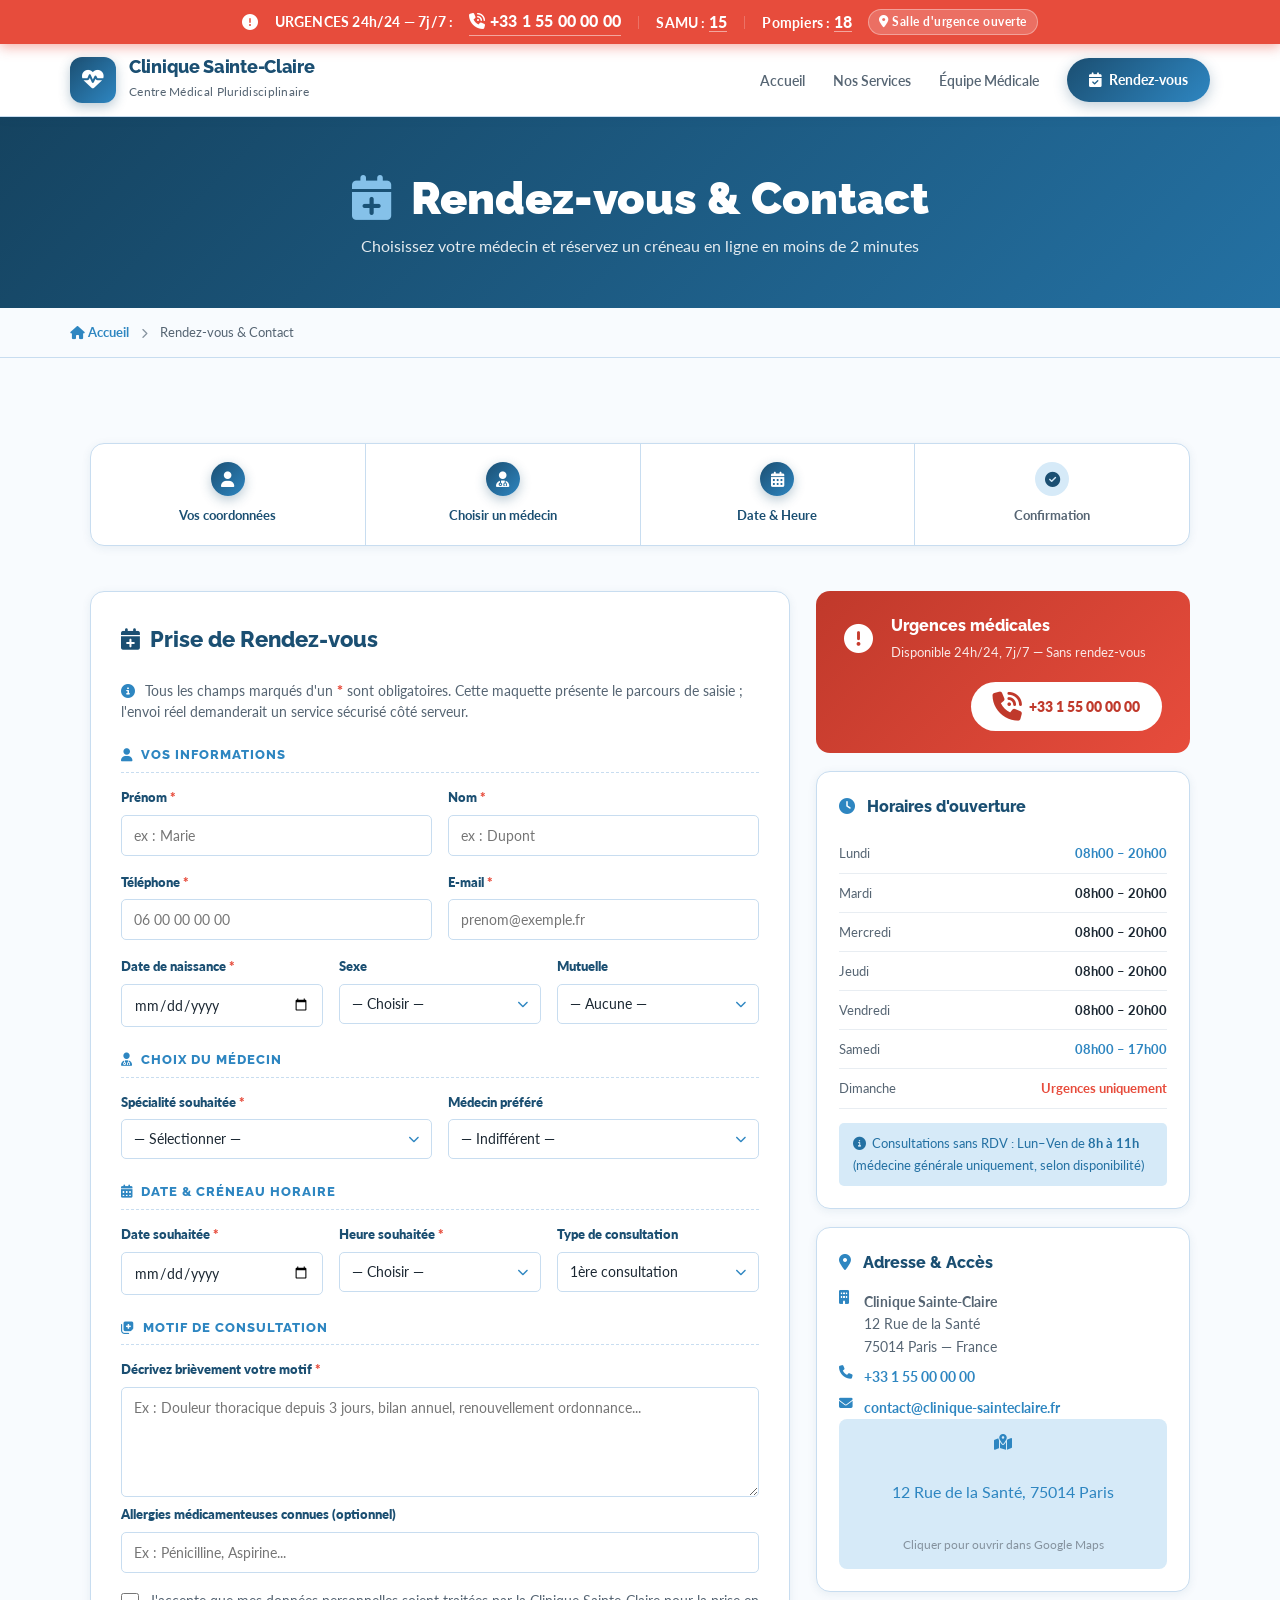
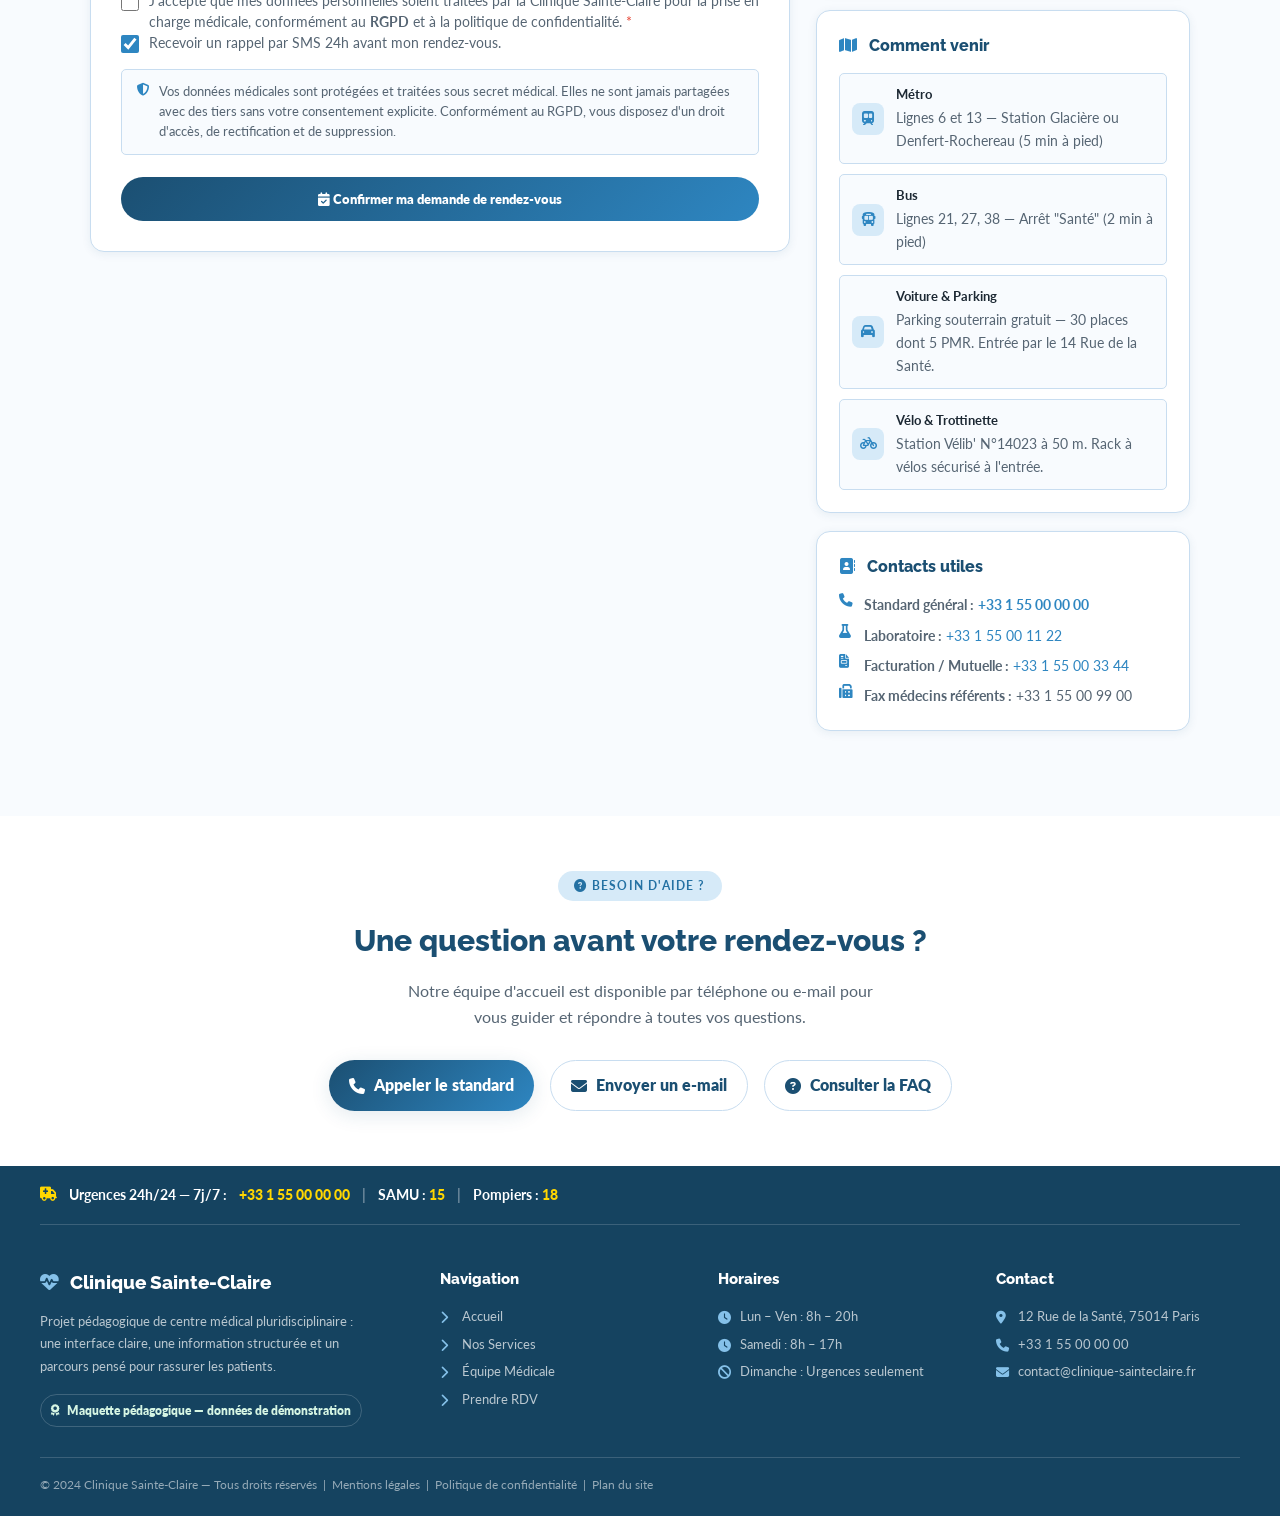
<file: rendez-vous.html>
<!DOCTYPE html>
<html lang="fr">
<head>
  <meta charset="UTF-8">
  <meta name="viewport" content="width=device-width, initial-scale=1.0">
  <meta name="description" content="Clinique Sainte-Claire — Prenez rendez-vous en ligne avec nos médecins spécialistes. Horaires, adresse et contact.">
  <title>Rendez-vous & Contact — Clinique Sainte-Claire</title>
  <link rel="stylesheet" href="stylee.css">
  <link rel="stylesheet" href="https://cdnjs.cloudflare.com/ajax/libs/font-awesome/6.4.0/css/all.min.css">
  <link rel="preconnect" href="https://fonts.googleapis.com">
  <link href="https://fonts.googleapis.com/css2?family=Raleway:wght@300;400;600;700;800;900&family=Lato:ital,wght@0,300;0,400;0,700;1,400&display=swap" rel="stylesheet">

  <style>
    /* Styles spécifiques à rendez-vous.html */

    /* Étapes de prise de RDV */
    .rdv-steps {
      display: flex;
      gap: 0;
      margin-bottom: 45px;
      background: white;
      border: 1.5px solid var(--border);
      border-radius: var(--radius);
      overflow: hidden;
      box-shadow: var(--shadow-sm);
    }

    .rdv-step {
      flex: 1;
      padding: 18px 16px;
      text-align: center;
      position: relative;
      border-right: 1px solid var(--border);
    }

    .rdv-step:last-child { border-right: none; }

    .rdv-step-num {
      width: 34px;
      height: 34px;
      border-radius: 50%;
      background: var(--accent-light);
      color: var(--primary);
      font-family: var(--font-head);
      font-weight: 900;
      font-size: 0.95rem;
      display: flex;
      align-items: center;
      justify-content: center;
      margin: 0 auto 9px;
      transition: var(--transition);
    }

    .rdv-step.active .rdv-step-num {
      background: linear-gradient(135deg, var(--primary), var(--secondary));
      color: white;
      box-shadow: 0 4px 12px rgba(27,79,114,0.3);
    }

    .rdv-step-label {
      font-size: 0.82rem;
      font-weight: 700;
      color: var(--text-muted);
    }

    .rdv-step.active .rdv-step-label { color: var(--primary); }

    /* Message de confirmation (caché par défaut via CSS) */
    .confirmation-msg {
      display: none;
      background: #D5F5E3;
      border: 2px solid #27AE60;
      border-radius: var(--radius-sm);
      padding: 20px 24px;
      margin-top: 20px;
      color: #1E8449;
    }

    .confirmation-msg i { margin-right: 8px; font-size: 1.1rem; }
    .confirmation-msg strong { font-weight: 800; }

    /* Séparateur de section formulaire */
    .form-section-label {
      font-family: var(--font-head);
      font-size: 0.82rem;
      font-weight: 800;
      color: var(--secondary);
      text-transform: uppercase;
      letter-spacing: 1px;
      margin: 22px 0 14px;
      padding-bottom: 6px;
      border-bottom: 1px dashed var(--border);
      display: flex;
      align-items: center;
      gap: 8px;
    }

    /* Mention RGPD */
    .rgpd-note {
      background: var(--off-white);
      border: 1px solid var(--border);
      border-radius: var(--radius-xs);
      padding: 12px 15px;
      font-size: 0.8rem;
      color: var(--text-muted);
      line-height: 1.55;
      margin-top: 16px;
      display: flex;
      gap: 9px;
      align-items: flex-start;
    }

    .rgpd-note i { color: var(--secondary); margin-top: 2px; flex-shrink: 0; }

    /* Transports / Accès */
    .acces-list {
      display: flex;
      flex-direction: column;
      gap: 10px;
    }

    .acces-item {
      display: flex;
      align-items: center;
      gap: 12px;
      font-size: 0.87rem;
      color: var(--text-muted);
      padding: 10px 12px;
      background: var(--off-white);
      border-radius: var(--radius-xs);
      border: 1px solid var(--border);
    }

    .acces-item i {
      width: 32px;
      height: 32px;
      border-radius: 8px;
      background: var(--accent-light);
      display: flex;
      align-items: center;
      justify-content: center;
      color: var(--secondary);
      font-size: 0.85rem;
      flex-shrink: 0;
    }

    .acces-item strong {
      display: block;
      color: var(--text);
      font-weight: 700;
      font-size: 0.83rem;
      margin-bottom: 1px;
    }

    /* Bannière téléphone urgences */
    .phone-banner {
      background: linear-gradient(135deg, var(--urgence-dark), var(--urgence));
      color: white;
      border-radius: var(--radius);
      padding: 22px 28px;
      display: flex;
      align-items: center;
      gap: 18px;
      flex-wrap: wrap;
    }

    .phone-banner i { font-size: 1.8rem; flex-shrink: 0; }

    .phone-banner-text h4 {
      font-family: var(--font-head);
      font-weight: 800;
      font-size: 1rem;
      margin-bottom: 3px;
    }

    .phone-banner-text p { font-size: 0.83rem; opacity: 0.88; }

    .phone-banner a {
      margin-left: auto;
      background: white;
      color: var(--urgence-dark);
      padding: 10px 22px;
      border-radius: 50px;
      font-weight: 800;
      font-size: 0.9rem;
      display: inline-flex;
      align-items: center;
      gap: 7px;
      white-space: nowrap;
      transition: var(--transition);
    }

    .phone-banner a:hover { transform: scale(1.03); }

    /* Checkbox perso */
    .checkbox-group {
      display: flex;
      align-items: flex-start;
      gap: 10px;
      cursor: pointer;
    }

    .checkbox-group input[type="checkbox"] {
      width: 18px;
      height: 18px;
      min-width: 18px;
      accent-color: var(--secondary);
      margin-top: 2px;
      cursor: pointer;
    }

    .checkbox-group label {
      font-size: 0.87rem;
      color: var(--text-muted);
      line-height: 1.5;
      cursor: pointer;
      margin-bottom: 0 !important;
      font-weight: 400 !important;
    }

    /* Horaires — couleur week-end */
    .jour-weekend { color: var(--secondary) !important; }
    .jour-ferme { color: var(--urgence) !important; }

    @media (max-width: 600px) {
      .rdv-steps { flex-direction: column; }
      .rdv-step { border-right: none; border-bottom: 1px solid var(--border); }
      .rdv-step:last-child { border-bottom: none; }
      .phone-banner a { margin-left: 0; }
    }
  </style>
</head>
<body>

  <!-- BARRE D'URGENCES STICKY -->
  <div class="urgences-bar">
    <i class="fa-solid fa-circle-exclamation urg-icon"></i>
    <span>URGENCES 24h/24 — 7j/7 :</span>
    <a href="tel:+33155000000"><i class="fa-solid fa-phone-volume"></i> +33 1 55 00 00 00</a>
    <span class="urg-sep">|</span>
    <span>SAMU : <a href="tel:15">15</a></span>
    <span class="urg-sep">|</span>
    <span>Pompiers : <a href="tel:18">18</a></span>
    <span class="urg-badge"><i class="fa-solid fa-location-dot"></i> Salle d'urgence ouverte</span>
  </div>

  <!-- NAVIGATION -->
  <header>
    <nav class="navbar">
      <a href="index.html" class="logo">
        <div class="logo-mark">
          <i class="fa-solid fa-heart-pulse"></i>
        </div>
        <div class="logo-text-wrap">
          <h1>Clinique Sainte-Claire</h1>
          <span>Centre Médical Pluridisciplinaire</span>
        </div>
      </a>
      <ul class="nav-links">
        <li><a href="index.html">Accueil</a></li>
        <li><a href="services.html">Nos Services</a></li>
        <li><a href="equipe.html">Équipe Médicale</a></li>
        <li><a href="rendez-vous.html" class="nav-rdv-btn active">
          <i class="fa-solid fa-calendar-check"></i> Rendez-vous
        </a></li>
      </ul>
    </nav>
  </header>

  <main>
  <!-- EN-TÊTE DE PAGE -->
  <div class="page-header">
    <h2><i class="fa-solid fa-calendar-plus"></i> Rendez-vous & Contact</h2>
    <p>Choisissez votre médecin et réservez un créneau en ligne en moins de 2 minutes</p>
  </div>

  <!-- BREADCRUMB -->
  <div class="breadcrumb">
    <div class="breadcrumb-inner">
      <a href="index.html"><i class="fa-solid fa-house"></i> Accueil</a>
      <span class="sep"><i class="fa-solid fa-chevron-right" style="font-size:0.65rem"></i></span>
      <span>Rendez-vous & Contact</span>
    </div>
  </div>

 
  <section class="bg-light">
    <div class="container">

      <!-- Étapes de RDV -->
      <div class="rdv-steps">
        <div class="rdv-step active">
          <div class="rdv-step-num"><i class="fa-solid fa-user"></i></div>
          <div class="rdv-step-label">Vos coordonnées</div>
        </div>
        <div class="rdv-step active">
          <div class="rdv-step-num"><i class="fa-solid fa-user-doctor"></i></div>
          <div class="rdv-step-label">Choisir un médecin</div>
        </div>
        <div class="rdv-step active">
          <div class="rdv-step-num"><i class="fa-solid fa-calendar-days"></i></div>
          <div class="rdv-step-label">Date & Heure</div>
        </div>
        <div class="rdv-step">
          <div class="rdv-step-num"><i class="fa-solid fa-circle-check"></i></div>
          <div class="rdv-step-label">Confirmation</div>
        </div>
      </div>

      <!-- Layout 2 colonnes (CSS Grid) -->
      <div class="rdv-layout">

        
        <form class="form-card" action="#" method="POST">
          <h3>
            <i class="fa-solid fa-calendar-plus"></i>
            Prise de Rendez-vous
          </h3>
          <p class="form-subtitle">
            <i class="fa-solid fa-circle-info" style="color:var(--secondary);margin-right:6px;"></i>
            Tous les champs marqués d'un <span style="color:var(--urgence);font-weight:800;">*</span> sont obligatoires. Cette maquette présente le parcours de saisie ; l'envoi réel demanderait un service sécurisé côté serveur.
          </p>

         
          <div class="form-section-label">
            <i class="fa-solid fa-user"></i> Vos informations
          </div>

          <div class="form-row-2">
            <div class="form-group">
              <label for="prenom">Prénom <span class="required">*</span></label>
              <input type="text" id="prenom" name="prenom" placeholder="ex : Marie" required>
            </div>
            <div class="form-group">
              <label for="nom">Nom <span class="required">*</span></label>
              <input type="text" id="nom" name="nom" placeholder="ex : Dupont" required>
            </div>
          </div>

          <div class="form-row-2">
            <div class="form-group">
              <label for="telephone">Téléphone <span class="required">*</span></label>
              <input type="tel" id="telephone" name="telephone" placeholder="06 00 00 00 00" required>
            </div>
            <div class="form-group">
              <label for="email">E-mail <span class="required">*</span></label>
              <input type="email" id="email" name="email" placeholder="prenom@exemple.fr" required>
            </div>
          </div>

          <div class="form-row-3">
            <div class="form-group">
              <label for="date_naissance">Date de naissance <span class="required">*</span></label>
              <input type="date" id="date_naissance" name="date_naissance" required>
            </div>
            <div class="form-group">
              <label for="sexe">Sexe</label>
              <div class="select-wrapper">
                <select id="sexe" name="sexe">
                  <option value="">— Choisir —</option>
                  <option value="M">Masculin</option>
                  <option value="F">Féminin</option>
                  <option value="NB">Non-binaire</option>
                  <option value="NR">Non renseigné</option>
                </select>
              </div>
            </div>
            <div class="form-group">
              <label for="mutuelle">Mutuelle</label>
              <div class="select-wrapper">
                <select id="mutuelle" name="mutuelle">
                  <option value="">— Aucune —</option>
                  <option value="MGEN">MGEN</option>
                  <option value="MAAF">MAAF Santé</option>
                  <option value="CPAM">CPAM</option>
                  <option value="AXA">AXA Santé</option>
                  <option value="MALAKOFF">Malakoff</option>
                  <option value="ALLIANZ">Allianz</option>
                  <option value="AUTRE">Autre</option>
                </select>
              </div>
            </div>
          </div>

        
          <div class="form-section-label">
            <i class="fa-solid fa-user-doctor"></i> Choix du médecin
          </div>

          <div class="form-row-2">
            <div class="form-group">
              <label for="specialite">Spécialité souhaitée <span class="required">*</span></label>
              <div class="select-wrapper">
                <select id="specialite" name="specialite" required>
                  <option value="">— Sélectionner —</option>
                  <option value="medecine_generale">Médecine Générale</option>
                  <option value="cardiologie">Cardiologie</option>
                  <option value="pediatrie">Pédiatrie</option>
                  <option value="gynecologie">Gynécologie-Obstétrique</option>
                  <option value="chirurgie">Chirurgie Orthopédique</option>
                  <option value="neurologie">Neurologie</option>
                  <option value="ophtalmologie">Ophtalmologie</option>
                  <option value="orl">ORL</option>
                  <option value="dermatologie">Dermatologie</option>
                  <option value="radiologie">Radiologie & Imagerie</option>
                  <option value="urgences">Urgences</option>
                </select>
              </div>
            </div>
            <div class="form-group">
              <label for="medecin">Médecin préféré</label>
              <div class="select-wrapper">
                <select id="medecin" name="medecin">
                  <option value="">— Indifférent —</option>
                  <option value="diallo">Dr. Aminata Diallo</option>
                  <option value="renard">Dr. Jean-Paul Renard</option>
                  <option value="beaumont">Dr. Thomas Beaumont</option>
                  <option value="sow">Dr. Fatou Sow</option>
                  <option value="toure">Dr. Ibrahim Touré</option>
                  <option value="martin">Dr. Isabelle Martin</option>
                  <option value="lefebvre">Dr. Marc Lefebvre</option>
                  <option value="fontaine">Dr. Claire Fontaine</option>
                </select>
              </div>
            </div>
          </div>

         
          <div class="form-section-label">
            <i class="fa-solid fa-calendar-days"></i> Date & créneau horaire
          </div>

          <div class="form-row-3">
            <div class="form-group">
              <label for="date_rdv">Date souhaitée <span class="required">*</span></label>
              <input type="date" id="date_rdv" name="date_rdv" required>
            </div>
            <div class="form-group">
              <label for="heure">Heure souhaitée <span class="required">*</span></label>
              <div class="select-wrapper">
                <select id="heure" name="heure" required>
                  <option value="">— Choisir —</option>
                  <optgroup label="Matin">
                    <option value="08:00">08h00</option>
                    <option value="08:30">08h30</option>
                    <option value="09:00">09h00</option>
                    <option value="09:30">09h30</option>
                    <option value="10:00">10h00</option>
                    <option value="10:30">10h30</option>
                    <option value="11:00">11h00</option>
                    <option value="11:30">11h30</option>
                  </optgroup>
                  <optgroup label="Après-midi">
                    <option value="14:00">14h00</option>
                    <option value="14:30">14h30</option>
                    <option value="15:00">15h00</option>
                    <option value="15:30">15h30</option>
                    <option value="16:00">16h00</option>
                    <option value="16:30">16h30</option>
                    <option value="17:00">17h00</option>
                    <option value="17:30">17h30</option>
                    <option value="18:00">18h00</option>
                    <option value="18:30">18h30</option>
                    <option value="19:00">19h00</option>
                  </optgroup>
                </select>
              </div>
            </div>
            <div class="form-group">
              <label for="type_consult">Type de consultation</label>
              <div class="select-wrapper">
                <select id="type_consult" name="type_consult">
                  <option value="premiere">1ère consultation</option>
                  <option value="suivi">Consultation de suivi</option>
                  <option value="urgente">Urgente (même jour)</option>
                  <option value="bilan">Bilan de santé</option>
                </select>
              </div>
            </div>
          </div>

        
          <div class="form-section-label">
            <i class="fa-solid fa-notes-medical"></i> Motif de consultation
          </div>

          <div class="form-group">
            <label for="motif">Décrivez brièvement votre motif <span class="required">*</span></label>
            <textarea id="motif" name="motif" placeholder="Ex : Douleur thoracique depuis 3 jours, bilan annuel, renouvellement ordonnance..." required></textarea>
          </div>

          <div class="form-group">
            <label for="allergies">Allergies médicamenteuses connues (optionnel)</label>
            <input type="text" id="allergies" name="allergies" placeholder="Ex : Pénicilline, Aspirine...">
          </div>

          <!-- Consentement -->
          <div class="form-group" style="margin-top:18px;">
            <div class="checkbox-group">
              <input type="checkbox" id="consent" name="consent" required>
              <label for="consent">
                J'accepte que mes données personnelles soient traitées par la Clinique Sainte-Claire pour la prise en charge médicale, conformément au <strong>RGPD</strong> et à la politique de confidentialité. <span style="color:var(--urgence);">*</span>
              </label>
            </div>
          </div>

          <div class="form-group">
            <div class="checkbox-group">
              <input type="checkbox" id="rappel" name="rappel" checked>
              <label for="rappel">
                Recevoir un rappel par SMS 24h avant mon rendez-vous.
              </label>
            </div>
          </div>

         
          <div class="rgpd-note">
            <i class="fa-solid fa-shield-halved"></i>
            <span>Vos données médicales sont protégées et traitées sous secret médical. Elles ne sont jamais partagées avec des tiers sans votre consentement explicite. Conformément au RGPD, vous disposez d'un droit d'accès, de rectification et de suppression.</span>
          </div>

          
          <button class="btn-soumettre" type="submit">
            <i class="fa-solid fa-calendar-check"></i>
            Confirmer ma demande de rendez-vous
          </button>

          <!-- Message pédagogique : l'envoi réel nécessiterait un backend sécurisé. -->
          <div class="confirmation-msg">
            <i class="fa-solid fa-circle-check"></i>
            <strong>Demande envoyée avec succès !</strong><br>
            Dans une version connectée, cette étape pourrait confirmer la demande par e-mail ou SMS. Pour toute urgence, appelez le <strong>15</strong> ou le <strong>112</strong>.
          </div>

        </form><!-- /.form-card -->

       
        <div class="contact-col">

          <!-- Téléphone urgences -->
          <div class="phone-banner">
            <i class="fa-solid fa-circle-exclamation"></i>
            <div class="phone-banner-text">
              <h4>Urgences médicales</h4>
              <p>Disponible 24h/24, 7j/7 — Sans rendez-vous</p>
            </div>
            <a href="tel:+33155000000">
              <i class="fa-solid fa-phone-volume"></i> +33 1 55 00 00 00
            </a>
          </div>

          <!-- Horaires d'ouverture -->
          <div class="contact-block">
            <div class="contact-block-title">
              <i class="fa-solid fa-clock"></i> Horaires d'ouverture
            </div>
            <table class="horaires-table">
              <tbody>
                <tr>
                  <td>Lundi</td>
                  <td class="jour-weekend">08h00 – 20h00</td>
                </tr>
                <tr>
                  <td>Mardi</td>
                  <td>08h00 – 20h00</td>
                </tr>
                <tr>
                  <td>Mercredi</td>
                  <td>08h00 – 20h00</td>
                </tr>
                <tr>
                  <td>Jeudi</td>
                  <td>08h00 – 20h00</td>
                </tr>
                <tr>
                  <td>Vendredi</td>
                  <td>08h00 – 20h00</td>
                </tr>
                <tr>
                  <td>Samedi</td>
                  <td class="jour-weekend">08h00 – 17h00</td>
                </tr>
                <tr class="ferme">
                  <td>Dimanche</td>
                  <td class="jour-ferme">Urgences uniquement</td>
                </tr>
              </tbody>
            </table>
            <div style="margin-top:14px; padding:10px 14px; background:var(--accent-light); border-radius:var(--radius-xs); font-size:0.83rem; color:var(--primary-light);">
              <i class="fa-solid fa-circle-info"></i>
              &nbsp;Consultations sans RDV : Lun–Ven de <strong>8h à 11h</strong> (médecine générale uniquement, selon disponibilité)
            </div>
          </div>

          <div class="contact-block">
            <div class="contact-block-title">
              <i class="fa-solid fa-location-dot"></i> Adresse & Accès
            </div>
            <div class="adresse-lines">
              <div class="adresse-line">
                <i class="fa-solid fa-building"></i>
                <span><strong>Clinique Sainte-Claire</strong><br>12 Rue de la Santé<br>75014 Paris — France</span>
              </div>
              <div class="adresse-line">
                <i class="fa-solid fa-phone"></i>
                <span><a href="tel:+33155000000" style="color:var(--secondary);font-weight:700;">+33 1 55 00 00 00</a></span>
              </div>
              <div class="adresse-line">
                <i class="fa-solid fa-envelope"></i>
                <span><a href="mailto:contact@clinique-sainteclaire.fr" style="color:var(--secondary);font-weight:700;">contact@clinique-sainteclaire.fr</a></span>
              </div>
            </div>

            <!-- Carte / Plan placeholder -->
            <div class="map-box">
              <i class="fa-solid fa-map-location-dot"></i>
              <p>12 Rue de la Santé, 75014 Paris</p>
              <span style="font-size:0.75rem;color:var(--text-light);">Cliquer pour ouvrir dans Google Maps</span>
            </div>
          </div>

          <!-- Transports & Accès -->
          <div class="contact-block">
            <div class="contact-block-title">
              <i class="fa-solid fa-map"></i> Comment venir
            </div>
            <div class="acces-list">
              <div class="acces-item">
                <i class="fa-solid fa-train-subway"></i>
                <div>
                  <strong>Métro</strong>
                  Lignes 6 et 13 — Station Glacière ou Denfert-Rochereau (5 min à pied)
                </div>
              </div>
              <div class="acces-item">
                <i class="fa-solid fa-bus"></i>
                <div>
                  <strong>Bus</strong>
                  Lignes 21, 27, 38 — Arrêt "Santé" (2 min à pied)
                </div>
              </div>
              <div class="acces-item">
                <i class="fa-solid fa-car"></i>
                <div>
                  <strong>Voiture & Parking</strong>
                  Parking souterrain gratuit — 30 places dont 5 PMR. Entrée par le 14 Rue de la Santé.
                </div>
              </div>
              <div class="acces-item">
                <i class="fa-solid fa-bicycle"></i>
                <div>
                  <strong>Vélo & Trottinette</strong>
                  Station Vélib' N°14023 à 50 m. Rack à vélos sécurisé à l'entrée.
                </div>
              </div>
            </div>
          </div>

          <!-- Contacts utiles -->
          <div class="contact-block">
            <div class="contact-block-title">
              <i class="fa-solid fa-address-book"></i> Contacts utiles
            </div>
            <div class="adresse-lines">
              <div class="adresse-line">
                <i class="fa-solid fa-phone"></i>
                <span><strong>Standard général :</strong> <a href="tel:+33155000000" style="color:var(--secondary);font-weight:700;">+33 1 55 00 00 00</a></span>
              </div>
              <div class="adresse-line">
                <i class="fa-solid fa-flask"></i>
                <span><strong>Laboratoire :</strong> <a href="tel:+33155001122" style="color:var(--secondary);">+33 1 55 00 11 22</a></span>
              </div>
              <div class="adresse-line">
                <i class="fa-solid fa-file-invoice"></i>
                <span><strong>Facturation / Mutuelle :</strong> <a href="tel:+33155003344" style="color:var(--secondary);">+33 1 55 00 33 44</a></span>
              </div>
              <div class="adresse-line">
                <i class="fa-solid fa-fax"></i>
                <span><strong>Fax médecins référents :</strong> +33 1 55 00 99 00</span>
              </div>
            </div>
          </div>

        </div><!-- /.contact-col -->

      </div><!-- /.rdv-layout -->

    </div>
  </section>

  <section style="padding: 55px 30px; background: white;">
    <div class="container" style="text-align:center;">
      <div class="section-tag" style="margin-bottom:14px;"><i class="fa-solid fa-question-circle"></i> Besoin d'aide ?</div>
      <h2 style="font-family:var(--font-head);font-size:1.9rem;font-weight:800;color:var(--primary);margin-bottom:12px;">
        Une question avant votre rendez-vous ?
      </h2>
      <p style="color:var(--text-muted);max-width:500px;margin:0 auto 30px;">
        Notre équipe d'accueil est disponible par téléphone ou e-mail pour vous guider et répondre à toutes vos questions.
      </p>
      <div style="display:flex;gap:16px;justify-content:center;flex-wrap:wrap;">
        <a href="tel:+33155000000" class="btn btn-primary-solid">
          <i class="fa-solid fa-phone"></i> Appeler le standard
        </a>
        <a href="mailto:contact@clinique-sainteclaire.fr" class="btn btn-outline-primary">
          <i class="fa-solid fa-envelope"></i> Envoyer un e-mail
        </a>
        <a href="index.html#faq1" class="btn btn-outline-primary">
          <i class="fa-solid fa-circle-question"></i> Consulter la FAQ
        </a>
      </div>
    </div>
  </section>
  </main>

  <!-- PIED DE PAGE -->
  <footer>
    <div class="footer-inner">

      <div class="footer-urgence-strip">
        <i class="fa-solid fa-truck-medical"></i>
        <span>Urgences 24h/24 — 7j/7 :</span>
        <a href="tel:+33155000000">+33 1 55 00 00 00</a>
        <span style="opacity:0.4">|</span>
        <span>SAMU : <a href="tel:15" style="color:#FFD700">15</a></span>
        <span style="opacity:0.4">|</span>
        <span>Pompiers : <a href="tel:18" style="color:#FFD700">18</a></span>
      </div>

      <div class="footer-grid">
        <div class="footer-brand">
          <h3><i class="fa-solid fa-heart-pulse"></i> Clinique Sainte-Claire</h3>
          <p>Projet pédagogique de centre médical pluridisciplinaire : une interface claire, une information structurée et un parcours pensé pour rassurer les patients.</p>
          <div class="footer-badge">
            <i class="fa-solid fa-award"></i> Maquette pédagogique — données de démonstration
          </div>
        </div>
        <div class="footer-col">
          <h4>Navigation</h4>
          <ul>
            <li><i class="fa-solid fa-chevron-right"></i><a href="index.html">Accueil</a></li>
            <li><i class="fa-solid fa-chevron-right"></i><a href="services.html">Nos Services</a></li>
            <li><i class="fa-solid fa-chevron-right"></i><a href="equipe.html">Équipe Médicale</a></li>
            <li><i class="fa-solid fa-chevron-right"></i><a href="rendez-vous.html">Prendre RDV</a></li>
          </ul>
        </div>
        <div class="footer-col">
          <h4>Horaires</h4>
          <ul>
            <li><i class="fa-solid fa-clock"></i><span>Lun – Ven : 8h – 20h</span></li>
            <li><i class="fa-solid fa-clock"></i><span>Samedi : 8h – 17h</span></li>
            <li><i class="fa-solid fa-ban"></i><span>Dimanche : Urgences seulement</span></li>
          </ul>
        </div>
        <div class="footer-col">
          <h4>Contact</h4>
          <ul>
            <li><i class="fa-solid fa-location-dot"></i><span>12 Rue de la Santé, 75014 Paris</span></li>
            <li><i class="fa-solid fa-phone"></i><a href="tel:+33155000000">+33 1 55 00 00 00</a></li>
            <li><i class="fa-solid fa-envelope"></i><a href="mailto:contact@clinique-sainteclaire.fr">contact@clinique-sainteclaire.fr</a></li>
          </ul>
        </div>
      </div>

      <div class="footer-bottom">
        <p>© 2024 Clinique Sainte-Claire — Tous droits réservés &nbsp;|&nbsp; Mentions légales &nbsp;|&nbsp; Politique de confidentialité &nbsp;|&nbsp; Plan du site</p>
      </div>

    </div>
  </footer>

</body>
</html>
</file>
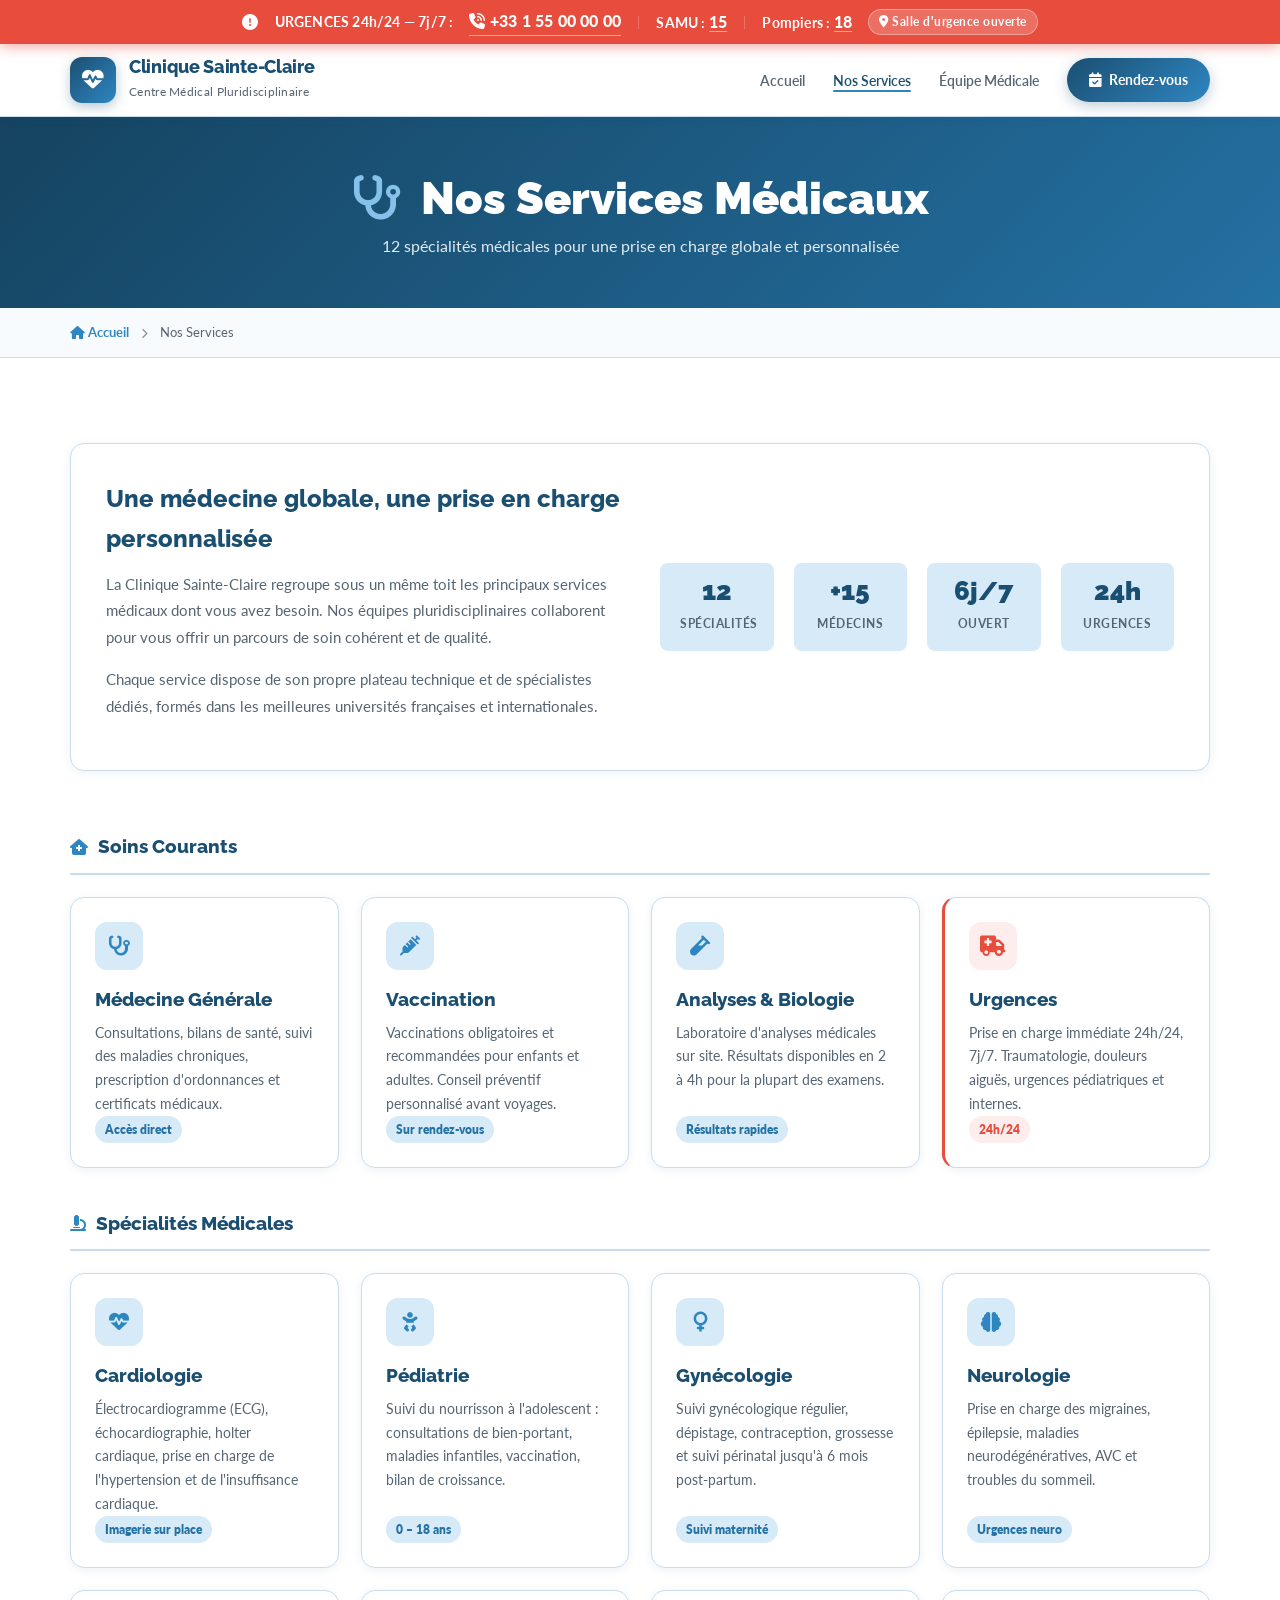
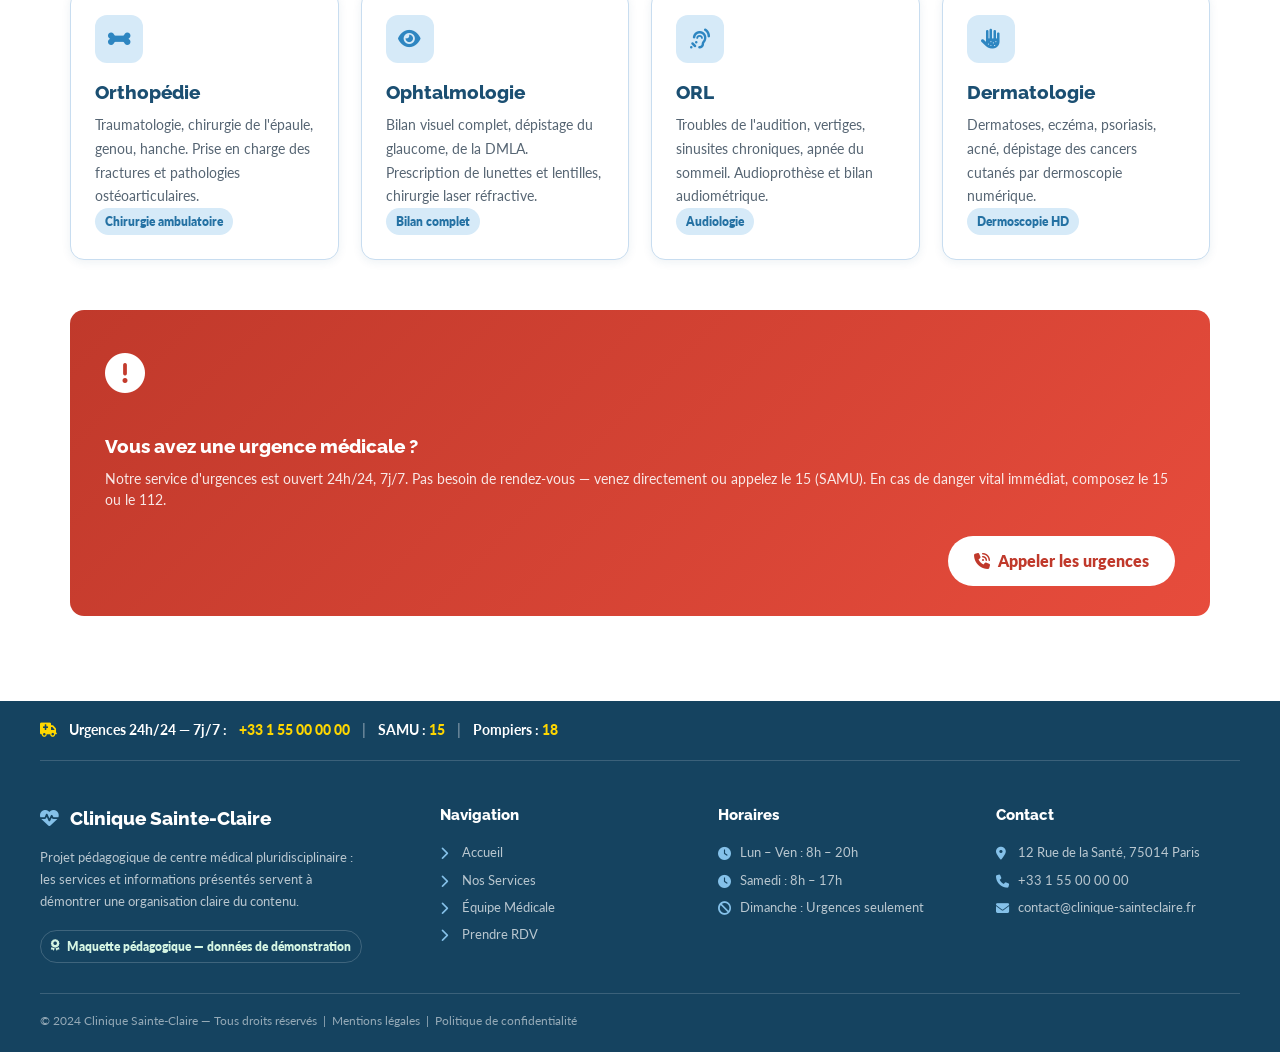
<file: services.html>
<!DOCTYPE html>
<html lang="fr">
<head>
  <meta charset="UTF-8">
  <meta name="viewport" content="width=device-width, initial-scale=1.0">
  <meta name="description" content="Clinique Sainte-Claire — Découvrez toutes nos spécialités médicales : cardiologie, pédiatrie, gynécologie, orthopédie et bien plus.">
  <title>Nos Services — Clinique Sainte-Claire</title>
  <link rel="stylesheet" href="stylee.css">
  <link rel="stylesheet" href="https://cdnjs.cloudflare.com/ajax/libs/font-awesome/6.4.0/css/all.min.css">
  <link rel="preconnect" href="https://fonts.googleapis.com">
  <link href="https://fonts.googleapis.com/css2?family=Raleway:wght@300;400;600;700;800;900&family=Lato:ital,wght@0,300;0,400;0,700;1,400&display=swap" rel="stylesheet">

  <style>
    .services-intro {
      display: grid;
      grid-template-columns: 1fr 1fr;
      gap: 40px;
      align-items: center;
      margin-bottom: 60px;
      padding: 35px;
      background: white;
      border: 1.5px solid var(--border);
      border-radius: var(--radius);
      box-shadow: var(--shadow-sm);
    }

    .services-intro-text h3 {
      font-family: var(--font-head);
      font-size: 1.5rem;
      font-weight: 800;
      color: var(--primary);
      margin-bottom: 12px;
    }

    .services-intro-text p {
      color: var(--text-muted);
      line-height: 1.75;
      font-size: 0.95rem;
      margin-bottom: 16px;
    }

    .services-intro-stats {
      display: flex;
      gap: 20px;
      flex-wrap: wrap;
    }

    .intro-stat {
      text-align: center;
      background: var(--accent-light);
      padding: 16px 20px;
      border-radius: var(--radius-sm);
      flex: 1;
      min-width: 80px;
    }

    .intro-stat strong {
      display: block;
      font-family: var(--font-head);
      font-size: 1.6rem;
      font-weight: 900;
      color: var(--primary);
      line-height: 1;
      margin-bottom: 4px;
    }

    .intro-stat span {
      font-size: 0.78rem;
      color: var(--text-muted);
      font-weight: 700;
      text-transform: uppercase;
      letter-spacing: 0.5px;
    }

    .services-category-title {
      font-family: var(--font-head);
      font-size: 1.2rem;
      font-weight: 800;
      color: var(--primary);
      margin-bottom: 22px;
      margin-top: 40px;
      padding-bottom: 10px;
      border-bottom: 2px solid var(--border);
      display: flex;
      align-items: center;
      gap: 10px;
    }

    .services-category-title i {
      color: var(--secondary);
      font-size: 1rem;
    }

    .urgence-banner {
      background: linear-gradient(135deg, var(--urgence-dark), var(--urgence));
      color: white;
      border-radius: var(--radius);
      padding: 30px 35px;
      display: flex;
      align-items: center;
      gap: 25px;
      margin-top: 50px;
      flex-wrap: wrap;
    }

    .urgence-banner-icon {
      font-size: 2.5rem;
      flex-shrink: 0;
    }

    .urgence-banner-text h4 {
      font-family: var(--font-head);
      font-size: 1.2rem;
      font-weight: 800;
      margin-bottom: 5px;
    }

    .urgence-banner-text p {
      opacity: 0.88;
      font-size: 0.9rem;
      line-height: 1.5;
    }

    .urgence-banner-cta {
      margin-left: auto;
      background: white;
      color: var(--urgence-dark);
      padding: 12px 26px;
      border-radius: 50px;
      font-weight: 800;
      display: inline-flex;
      align-items: center;
      gap: 8px;
      white-space: nowrap;
      transition: var(--transition);
    }

    .urgence-banner-cta:hover {
      transform: scale(1.03);
      box-shadow: 0 6px 20px rgba(0,0,0,0.2);
    }

    @media (max-width: 700px) {
      .services-intro {
        grid-template-columns: 1fr;
      }
      .urgence-banner-cta {
        margin-left: 0;
      }
    }
  </style>
</head>
<body>

  <div class="urgences-bar">
    <i class="fa-solid fa-circle-exclamation urg-icon"></i>
    <span>URGENCES 24h/24 — 7j/7 :</span>
    <a href="tel:+33155000000"><i class="fa-solid fa-phone-volume"></i> +33 1 55 00 00 00</a>
    <span class="urg-sep">|</span>
    <span>SAMU : <a href="tel:15">15</a></span>
    <span class="urg-sep">|</span>
    <span>Pompiers : <a href="tel:18">18</a></span>
    <span class="urg-badge"><i class="fa-solid fa-location-dot"></i> Salle d'urgence ouverte</span>
  </div>

  <header>
    <nav class="navbar">
      <a href="index.html" class="logo">
        <div class="logo-mark">
          <i class="fa-solid fa-heart-pulse"></i>
        </div>
        <div class="logo-text-wrap">
          <h1>Clinique Sainte-Claire</h1>
          <span>Centre Médical Pluridisciplinaire</span>
        </div>
      </a>
      <ul class="nav-links">
        <li><a href="index.html">Accueil</a></li>
        <li><a href="services.html" class="active">Nos Services</a></li>
        <li><a href="equipe.html">Équipe Médicale</a></li>
        <li><a href="rendez-vous.html" class="nav-rdv-btn">
          <i class="fa-solid fa-calendar-check"></i> Rendez-vous
        </a></li>
      </ul>
    </nav>
  </header>

  <main>
  <div class="page-header">
    <h2><i class="fa-solid fa-stethoscope"></i> Nos Services Médicaux</h2>
    <p>12 spécialités médicales pour une prise en charge globale et personnalisée</p>
  </div>

  <div class="breadcrumb">
    <div class="breadcrumb-inner">
      <a href="index.html"><i class="fa-solid fa-house"></i> Accueil</a>
      <span class="sep"><i class="fa-solid fa-chevron-right" style="font-size:0.65rem"></i></span>
      <span>Nos Services</span>
    </div>
  </div>

  <section>
    <div class="container">

      <!-- Intro bloc -->
      <div class="services-intro">
        <div class="services-intro-text">
          <h3>Une médecine globale, une prise en charge personnalisée</h3>
          <p>La Clinique Sainte-Claire regroupe sous un même toit les principaux services médicaux dont vous avez besoin. Nos équipes pluridisciplinaires collaborent pour vous offrir un parcours de soin cohérent et de qualité.</p>
          <p>Chaque service dispose de son propre plateau technique et de spécialistes dédiés, formés dans les meilleures universités françaises et internationales.</p>
        </div>
        <div class="services-intro-stats">
          <div class="intro-stat">
            <strong>12</strong>
            <span>Spécialités</span>
          </div>
          <div class="intro-stat">
            <strong>+15</strong>
            <span>Médecins</span>
          </div>
          <div class="intro-stat">
            <strong>6j/7</strong>
            <span>Ouvert</span>
          </div>
          <div class="intro-stat">
            <strong>24h</strong>
            <span>Urgences</span>
          </div>
        </div>
      </div>

      <h3 class="services-category-title">
        <i class="fa-solid fa-house-medical"></i> Soins Courants
      </h3>

      <div class="services-grid-full">

        <div class="service-card">
          <div class="service-icon"><i class="fa-solid fa-stethoscope"></i></div>
          <h3>Médecine Générale</h3>
          <p>Consultations, bilans de santé, suivi des maladies chroniques, prescription d'ordonnances et certificats médicaux.</p>
          <span class="service-tag">Accès direct</span>
        </div>

        <div class="service-card">
          <div class="service-icon"><i class="fa-solid fa-syringe"></i></div>
          <h3>Vaccination</h3>
          <p>Vaccinations obligatoires et recommandées pour enfants et adultes. Conseil préventif personnalisé avant voyages.</p>
          <span class="service-tag">Sur rendez-vous</span>
        </div>

        <div class="service-card">
          <div class="service-icon"><i class="fa-solid fa-vial"></i></div>
          <h3>Analyses & Biologie</h3>
          <p>Laboratoire d'analyses médicales sur site. Résultats disponibles en 2 à 4h pour la plupart des examens.</p>
          <span class="service-tag">Résultats rapides</span>
        </div>

        <div class="service-card" style="border-left: 3px solid var(--urgence);">
          <div class="service-icon" style="background:#FDEDEC;color:var(--urgence);">
            <i class="fa-solid fa-truck-medical"></i>
          </div>
          <h3>Urgences</h3>
          <p>Prise en charge immédiate 24h/24, 7j/7. Traumatologie, douleurs aiguës, urgences pédiatriques et internes.</p>
          <span class="service-tag" style="background:#FDEDEC;color:var(--urgence);">24h/24</span>
        </div>

      </div>
      <h3 class="services-category-title">
        <i class="fa-solid fa-microscope"></i> Spécialités Médicales
      </h3>

      <div class="services-grid-full">

        <div class="service-card">
          <div class="service-icon"><i class="fa-solid fa-heart-pulse"></i></div>
          <h3>Cardiologie</h3>
          <p>Électrocardiogramme (ECG), échocardiographie, holter cardiaque, prise en charge de l'hypertension et de l'insuffisance cardiaque.</p>
          <span class="service-tag">Imagerie sur place</span>
        </div>

        <div class="service-card">
          <div class="service-icon"><i class="fa-solid fa-baby"></i></div>
          <h3>Pédiatrie</h3>
          <p>Suivi du nourrisson à l'adolescent : consultations de bien-portant, maladies infantiles, vaccination, bilan de croissance.</p>
          <span class="service-tag">0 – 18 ans</span>
        </div>

        <div class="service-card">
          <div class="service-icon"><i class="fa-solid fa-venus"></i></div>
          <h3>Gynécologie</h3>
          <p>Suivi gynécologique régulier, dépistage, contraception, grossesse et suivi périnatal jusqu'à 6 mois post-partum.</p>
          <span class="service-tag">Suivi maternité</span>
        </div>

        <div class="service-card">
          <div class="service-icon"><i class="fa-solid fa-brain"></i></div>
          <h3>Neurologie</h3>
          <p>Prise en charge des migraines, épilepsie, maladies neurodégénératives, AVC et troubles du sommeil.</p>
          <span class="service-tag">Urgences neuro</span>
        </div>

        <div class="service-card">
          <div class="service-icon"><i class="fa-solid fa-bone"></i></div>
          <h3>Orthopédie</h3>
          <p>Traumatologie, chirurgie de l'épaule, genou, hanche. Prise en charge des fractures et pathologies ostéoarticulaires.</p>
          <span class="service-tag">Chirurgie ambulatoire</span>
        </div>

        <div class="service-card">
          <div class="service-icon"><i class="fa-solid fa-eye"></i></div>
          <h3>Ophtalmologie</h3>
          <p>Bilan visuel complet, dépistage du glaucome, de la DMLA. Prescription de lunettes et lentilles, chirurgie laser réfractive.</p>
          <span class="service-tag">Bilan complet</span>
        </div>

        <div class="service-card">
          <div class="service-icon"><i class="fa-solid fa-ear-listen"></i></div>
          <h3>ORL</h3>
          <p>Troubles de l'audition, vertiges, sinusites chroniques, apnée du sommeil. Audioprothèse et bilan audiométrique.</p>
          <span class="service-tag">Audiologie</span>
        </div>

        <div class="service-card">
          <div class="service-icon"><i class="fa-solid fa-hand-dots"></i></div>
          <h3>Dermatologie</h3>
          <p>Dermatoses, eczéma, psoriasis, acné, dépistage des cancers cutanés par dermoscopie numérique.</p>
          <span class="service-tag">Dermoscopie HD</span>
        </div>

      </div>
      <div class="urgence-banner">
        <div class="urgence-banner-icon">
          <i class="fa-solid fa-circle-exclamation"></i>
        </div>
        <div class="urgence-banner-text">
          <h4>Vous avez une urgence médicale ?</h4>
          <p>Notre service d'urgences est ouvert 24h/24, 7j/7. Pas besoin de rendez-vous — venez directement ou appelez le 15 (SAMU). En cas de danger vital immédiat, composez le 15 ou le 112.</p>
        </div>
        <a href="tel:+33155000000" class="urgence-banner-cta">
          <i class="fa-solid fa-phone-volume"></i> Appeler les urgences
        </a>
      </div>

    </div>
  </section>
  </main>

  <footer>
    <div class="footer-inner">

      <div class="footer-urgence-strip">
        <i class="fa-solid fa-truck-medical"></i>
        <span>Urgences 24h/24 — 7j/7 :</span>
        <a href="tel:+33155000000">+33 1 55 00 00 00</a>
        <span style="opacity:0.4">|</span>
        <span>SAMU : <a href="tel:15" style="color:#FFD700">15</a></span>
        <span style="opacity:0.4">|</span>
        <span>Pompiers : <a href="tel:18" style="color:#FFD700">18</a></span>
      </div>

      <div class="footer-grid">
        <div class="footer-brand">
          <h3><i class="fa-solid fa-heart-pulse"></i> Clinique Sainte-Claire</h3>
          <p>Projet pédagogique de centre médical pluridisciplinaire : les services et informations présentés servent à démontrer une organisation claire du contenu.</p>
          <div class="footer-badge">
            <i class="fa-solid fa-award"></i> Maquette pédagogique — données de démonstration
          </div>
        </div>
        <div class="footer-col">
          <h4>Navigation</h4>
          <ul>
            <li><i class="fa-solid fa-chevron-right"></i><a href="index.html">Accueil</a></li>
            <li><i class="fa-solid fa-chevron-right"></i><a href="services.html">Nos Services</a></li>
            <li><i class="fa-solid fa-chevron-right"></i><a href="equipe.html">Équipe Médicale</a></li>
            <li><i class="fa-solid fa-chevron-right"></i><a href="rendez-vous.html">Prendre RDV</a></li>
          </ul>
        </div>
        <div class="footer-col">
          <h4>Horaires</h4>
          <ul>
            <li><i class="fa-solid fa-clock"></i><span>Lun – Ven : 8h – 20h</span></li>
            <li><i class="fa-solid fa-clock"></i><span>Samedi : 8h – 17h</span></li>
            <li><i class="fa-solid fa-ban"></i><span>Dimanche : Urgences seulement</span></li>
          </ul>
        </div>
        <div class="footer-col">
          <h4>Contact</h4>
          <ul>
            <li><i class="fa-solid fa-location-dot"></i><span>12 Rue de la Santé, 75014 Paris</span></li>
            <li><i class="fa-solid fa-phone"></i><a href="tel:+33155000000">+33 1 55 00 00 00</a></li>
            <li><i class="fa-solid fa-envelope"></i><a href="mailto:contact@clinique-sainteclaire.fr">contact@clinique-sainteclaire.fr</a></li>
          </ul>
        </div>
      </div>

      <div class="footer-bottom">
        <p>© 2024 Clinique Sainte-Claire — Tous droits réservés &nbsp;|&nbsp; Mentions légales &nbsp;|&nbsp; Politique de confidentialité</p>
      </div>

    </div>
  </footer>

</body>
</html>
</file>
<file: stylee.css>
:root {
  --primary:        #1B4F72;
  --primary-dark:   #154360;
  --primary-light:  #2471A3;
  --secondary:      #2E86C1;
  --accent:         #85C1E9;
  --accent-light:   #D6EAF8;
  --urgence:        #E74C3C;
  --urgence-dark:   #C0392B;
  --success:        #27AE60;
  --white:          #FFFFFF;
  --off-white:      #F8FBFE;
  --gray-light:     #F0F4F8;
  --gray:           #E8EDF2;
  --border:         #C8DDF0;
  --text:           #1C2833;
  --text-muted:     #566573;
  --text-light:     #85929E;
  --shadow-sm:      0 2px 10px rgba(27,79,114,0.08);
  --shadow:         0 4px 20px rgba(27,79,114,0.12);
  --shadow-lg:      0 10px 40px rgba(27,79,114,0.18);
  --radius:         14px;
  --radius-sm:      8px;
  --radius-xs:      5px;
  --transition:     all 0.3s ease;
  --font-head:      'Raleway', sans-serif;
  --font-body:      'Lato', sans-serif;
  --bar-height:     44px;
}

*, *::before, *::after {
  margin: 0;
  padding: 0;
  box-sizing: border-box;
}

html { scroll-behavior: smooth; }

body {
  font-family: var(--font-body);
  font-size: 16px;
  line-height: 1.65;
  color: var(--text);
  background: var(--white);
  -webkit-font-smoothing: antialiased;
}

img { max-width: 100%; height: auto; display: block; }
a  { text-decoration: none; color: inherit; transition: var(--transition); }
ul { list-style: none; }
input, select, textarea, button { font-family: var(--font-body); }

.urgences-bar {
  position: sticky;
  top: 0;
  z-index: 1100;
  height: var(--bar-height);
  background: var(--urgence);
  color: #fff;
  display: flex;
  align-items: center;
  justify-content: center;
  gap: 16px;
  font-size: 0.88rem;
  font-weight: 700;
  letter-spacing: 0.2px;
  box-shadow: 0 3px 12px rgba(231,76,60,0.45);
  flex-wrap: wrap;
  padding: 0 20px;
}

.urgences-bar .urg-icon {
  animation: pulseBell 1.6s ease-in-out infinite;
  font-size: 1rem;
}

@keyframes pulseBell {
  0%, 100% { transform: scale(1); opacity: 1; }
  50%       { transform: scale(1.3); opacity: 0.85; }
}

.urgences-bar .urg-sep {
  opacity: 0.4;
  font-weight: 300;
}

.urgences-bar a {
  color: #fff;
  font-weight: 900;
  font-size: 1rem;
  border-bottom: 1.5px solid rgba(255,255,255,0.5);
  transition: border-color 0.2s;
}

.urgences-bar a:hover { border-color: #FFD700; color: #FFD700; }

.urg-badge {
  background: rgba(255,255,255,0.2);
  border: 1px solid rgba(255,255,255,0.35);
  padding: 2px 10px;
  border-radius: 50px;
  font-size: 0.78rem;
  letter-spacing: 0.5px;
}

header {
  background: var(--white);
  box-shadow: 0 1px 0 var(--border), var(--shadow-sm);
  position: sticky;
  top: var(--bar-height);
  z-index: 1000;
}

.navbar {
  max-width: 1200px;
  margin: 0 auto;
  padding: 0 30px;
  height: 72px;
  display: flex;
  align-items: center;
  justify-content: space-between;
  gap: 20px;
}

/* Logo */
.logo {
  display: flex;
  align-items: center;
  gap: 13px;
  flex-shrink: 0;
}

.logo-mark {
  width: 46px;
  height: 46px;
  background: linear-gradient(135deg, var(--primary), var(--secondary));
  border-radius: 12px;
  display: flex;
  align-items: center;
  justify-content: center;
  color: white;
  font-size: 1.35rem;
  box-shadow: 0 4px 12px rgba(27,79,114,0.3);
  transition: transform 0.3s;
}

.logo:hover .logo-mark { transform: rotate(-5deg) scale(1.05); }

.logo-text-wrap h1 {
  font-family: var(--font-head);
  font-size: 1.1rem;
  font-weight: 800;
  color: var(--primary);
  line-height: 1.15;
  letter-spacing: -0.3px;
}

.logo-text-wrap span {
  font-size: 0.72rem;
  color: var(--text-muted);
  font-weight: 400;
  letter-spacing: 0.3px;
}

/* Nav links */
.nav-links {
  display: flex;
  align-items: center;
  gap: 28px;
}

.nav-links > li > a {
  font-size: 0.9rem;
  font-weight: 600;
  color: var(--text-muted);
  position: relative;
  padding-bottom: 3px;
}

.nav-links > li > a::after {
  content: '';
  position: absolute;
  bottom: 0; left: 50%;
  width: 0; height: 2px;
  background: var(--secondary);
  transform: translateX(-50%);
  transition: width 0.3s ease;
  border-radius: 2px;
}

.nav-links > li > a:hover,
.nav-links > li > a.active {
  color: var(--primary);
}

.nav-links > li > a:hover::after,
.nav-links > li > a.active::after {
  width: 100%;
}

/* Bouton RDV nav */
.nav-rdv-btn {
  background: linear-gradient(135deg, var(--primary), var(--secondary)) !important;
  color: white !important;
  padding: 10px 22px !important;
  border-radius: 50px !important;
  font-weight: 700 !important;
  display: inline-flex !important;
  align-items: center !important;
  gap: 7px !important;
  box-shadow: 0 4px 14px rgba(27,79,114,0.28) !important;
  transition: var(--transition) !important;
}

.nav-rdv-btn::after { display: none !important; }

.nav-rdv-btn:hover {
  transform: translateY(-2px) !important;
  box-shadow: 0 8px 20px rgba(27,79,114,0.35) !important;
  opacity: 0.95 !important;
  color: white !important;
}

/* Container */
.container {
  max-width: 1200px;
  margin: 0 auto;
  padding: 0 30px;
}

/* Sections */
section { padding: 85px 30px; }
section.bg-light { background: var(--off-white); }
section.bg-gray  { background: var(--gray-light); }

/* En-têtes de section */
.section-header {
  text-align: center;
  margin-bottom: 58px;
}

.section-tag {
  display: inline-block;
  background: var(--accent-light);
  color: var(--primary-light);
  padding: 5px 16px;
  border-radius: 50px;
  font-size: 0.78rem;
  font-weight: 700;
  letter-spacing: 1.2px;
  text-transform: uppercase;
  margin-bottom: 14px;
}

.section-header h2 {
  font-family: var(--font-head);
  font-size: clamp(1.7rem, 3.5vw, 2.5rem);
  font-weight: 800;
  color: var(--primary);
  line-height: 1.2;
  margin-bottom: 12px;
  letter-spacing: -0.5px;
}

.section-header p {
  color: var(--text-muted);
  font-size: 1.05rem;
  max-width: 560px;
  margin: 0 auto;
}

.divider { 
  width: 60px;
  height: 4px;
  background: var(--secondary);
  margin: 20px auto 0;
  border-radius: 2px;
}
.form-card h3 {
  font-family: var(--font-head);
  font-size: 1.35rem;
  font-weight: 800;
  color: var(--primary);
  margin-bottom: 22px;
  display: flex;
  align-items: center;
  gap: 10px;
}

/* Structure globale : le contenu pousse naturellement le footer en bas. */
body {
  min-height: 100vh;
  display: flex;
  flex-direction: column;
}

main {
  flex: 1 0 auto;
  display: block;
}

footer {
  flex: 0 0 auto;
  margin-top: auto;
  background: var(--primary-dark);
  color: rgba(255,255,255,0.86);
  padding: 0 30px;
}

/* Hero de l’accueil */
.hero {
  min-height: 610px;
  padding: 90px 30px 70px;
  background:
    radial-gradient(circle at 78% 22%, rgba(133,193,233,0.22), transparent 28%),
    linear-gradient(120deg, var(--off-white), #ffffff 62%, var(--accent-light));
  display: flex;
  align-items: center;
}

.hero-content {
  width: 100%;
  max-width: 1200px;
  margin: 0 auto;
}

.hero-badge {
  display: inline-flex;
  align-items: center;
  gap: 9px;
  color: var(--secondary);
  font-size: 0.84rem;
  font-weight: 800;
  letter-spacing: 0.8px;
  text-transform: uppercase;
  margin-bottom: 18px;
}

.hero-badge i { color: var(--success); }

.hero h2 {
  max-width: 760px;
  font-family: var(--font-head);
  color: var(--primary-dark);
  font-size: clamp(2.8rem, 7vw, 5.4rem);
  line-height: 0.98;
  font-weight: 900;
  letter-spacing: -2.5px;
  margin-bottom: 24px;
}

.hero h2 span { color: var(--secondary); }

.hero-content > p {
  max-width: 620px;
  color: var(--text-muted);
  font-size: 1.08rem;
  line-height: 1.75;
  margin-bottom: 28px;
}

.hero-ctas, .hero-stats {
  display: flex;
  align-items: center;
  flex-wrap: wrap;
  gap: 14px;
}

.hero-ctas { margin-bottom: 46px; }

.hero-btn-main, .hero-btn-sec, .btn {
  display: inline-flex;
  align-items: center;
  justify-content: center;
  gap: 9px;
  min-height: 46px;
  padding: 11px 20px;
  border-radius: 50px;
  font-weight: 800;
  transition: var(--transition);
}

.hero-btn-main, .btn-primary-solid {
  color: white;
  background: linear-gradient(135deg, var(--primary), var(--secondary));
  box-shadow: var(--shadow);
}

.hero-btn-sec, .btn-outline-primary {
  color: var(--primary);
  background: white;
  border: 1px solid var(--border);
}

.hero-btn-main:hover, .hero-btn-sec:hover, .btn:hover {
  transform: translateY(-2px);
  box-shadow: var(--shadow-lg);
}

.hero-stat {
  min-width: 125px;
  padding-right: 20px;
  border-right: 1px solid var(--border);
}

.hero-stat:last-child { border-right: 0; }
.hero-stat-num {
  display: block;
  color: var(--primary);
  font-family: var(--font-head);
  font-size: 1.65rem;
  font-weight: 900;
  line-height: 1.1;
}
.hero-stat-lbl {
  display: block;
  color: var(--text-muted);
  font-size: 0.75rem;
  font-weight: 700;
  text-transform: uppercase;
  letter-spacing: 0.6px;
}

/* Cartes et grilles partagées */
.services-grid, .services-grid-full, .atouts-grid {
  display: grid;
  gap: 22px;
}

.services-grid { grid-template-columns: repeat(4, minmax(0, 1fr)); }
.services-grid-full { grid-template-columns: repeat(4, minmax(0, 1fr)); }
.atouts-grid { grid-template-columns: repeat(3, minmax(0, 1fr)); }

.service-card, .atout-card, .medecin-card, .form-card, .contact-block {
  background: white;
  border: 1px solid var(--border);
  border-radius: var(--radius);
  box-shadow: var(--shadow-sm);
}

.service-card {
  min-height: 250px;
  padding: 24px;
  display: flex;
  flex-direction: column;
  transition: var(--transition);
}

.service-card:hover, .atout-card:hover, .medecin-card:hover {
  transform: translateY(-4px);
  box-shadow: var(--shadow);
}

.service-icon, .atout-icon {
  width: 48px;
  height: 48px;
  display: inline-flex;
  align-items: center;
  justify-content: center;
  color: var(--secondary);
  background: var(--accent-light);
  border-radius: 12px;
  font-size: 1.25rem;
  margin-bottom: 18px;
}

.service-card h3, .atout-card h4 {
  color: var(--primary);
  font-family: var(--font-head);
  font-weight: 800;
  line-height: 1.2;
  margin-bottom: 10px;
}

.service-card p, .atout-card p {
  color: var(--text-muted);
  font-size: 0.9rem;
  line-height: 1.65;
}

.service-tag {
  align-self: flex-start;
  margin-top: auto;
  padding: 4px 10px;
  border-radius: 50px;
  background: var(--accent-light);
  color: var(--primary-light);
  font-size: 0.72rem;
  font-weight: 800;
}

.atout-card {
  padding: 26px;
  transition: var(--transition);
}

/* Pages secondaires */
.page-header {
  padding: 58px 30px 48px;
  color: white;
  text-align: center;
  background: linear-gradient(135deg, var(--primary-dark), var(--primary-light));
}

.page-header h2 {
  font-family: var(--font-head);
  font-size: clamp(1.8rem, 4vw, 2.8rem);
  font-weight: 900;
  line-height: 1.1;
  margin-bottom: 10px;
}

.page-header h2 i { color: var(--accent); margin-right: 10px; }
.page-header p { opacity: 0.88; font-size: 1rem; }

.breadcrumb { background: var(--off-white); border-bottom: 1px solid var(--border); }
.breadcrumb-inner {
  max-width: 1200px;
  margin: 0 auto;
  padding: 14px 30px;
  display: flex;
  align-items: center;
  gap: 12px;
  color: var(--text-muted);
  font-size: 0.82rem;
}
.breadcrumb a { color: var(--secondary); font-weight: 700; }
.breadcrumb .sep { color: var(--text-light); }

/* FAQ en accordéon CSS pur */
.faq-list { max-width: 850px; margin: 0 auto; }
.faq-item { border-bottom: 1px solid var(--border); }
.faq-item > input[type="checkbox"] {
  position: absolute;
  width: 1px;
  height: 1px;
  overflow: hidden;
  clip: rect(0 0 0 0);
  white-space: nowrap;
  clip-path: inset(50%);
}
.faq-label {
  min-height: 66px;
  display: flex;
  align-items: center;
  justify-content: space-between;
  gap: 16px;
  color: var(--primary);
  font-weight: 800;
  cursor: pointer;
}
.faq-label > span { flex: 1; }
.faq-chevron { color: var(--secondary); transition: transform 0.25s ease; }
.faq-body { display: grid; grid-template-rows: 0fr; transition: grid-template-rows 0.25s ease; }
.faq-body-inner { overflow: hidden; }
.faq-body p { padding: 0 38px 20px 0; color: var(--text-muted); line-height: 1.7; }
.faq-body a { color: var(--secondary); font-weight: 700; }
.faq-item > input[type="checkbox"]:checked ~ .faq-body { grid-template-rows: 1fr; }
.faq-item > input[type="checkbox"]:checked ~ .faq-label .faq-chevron { transform: rotate(45deg); }
.faq-item > input[type="checkbox"]:focus-visible ~ .faq-label { outline: 3px solid rgba(46,134,193,0.35); outline-offset: 4px; }

/* Équipe médicale */
.medecins-flex { display: grid; grid-template-columns: repeat(2, minmax(0, 1fr)); gap: 24px; }
.medecin-card { overflow: hidden; transition: var(--transition); }
.medecin-photo {
  min-height: 170px;
  display: flex;
  align-items: center;
  justify-content: center;
  position: relative;
  color: white;
}
.medecin-avatar-fallback { font-size: 4rem; opacity: 0.86; }
.medecin-gender-badge {
  position: absolute;
  left: 16px;
  bottom: 14px;
  padding: 5px 10px;
  border-radius: 50px;
  background: rgba(0,0,0,0.2);
  font-size: 0.72rem;
  font-weight: 800;
}
.medecin-body { padding: 22px; }
.medecin-body h3 { color: var(--primary); font-family: var(--font-head); font-weight: 800; margin-bottom: 5px; }
.medecin-specialite { color: var(--secondary); font-size: 0.86rem; font-weight: 800; }
.medecin-details { margin-top: 15px; display: grid; gap: 9px; }
.medecin-detail-line { display: flex; align-items: flex-start; gap: 9px; color: var(--text-muted); font-size: 0.78rem; line-height: 1.45; }
.medecin-detail-line i { width: 15px; flex: 0 0 15px; color: var(--secondary); margin-top: 3px; }
.medecin-dispo { margin-top: 13px; }
.dispo-pill { color: var(--success); font-size: 0.76rem; font-weight: 800; }
.dispo-pill i { margin-right: 5px; }

/* Rendez-vous et contact */
.rdv-steps, .rdv-layout { max-width: 1100px; margin-left: auto; margin-right: auto; }
.rdv-layout { display: grid; grid-template-columns: minmax(0, 1.5fr) minmax(280px, 0.8fr); gap: 26px; align-items: start; }
.form-card { padding: 30px; }
.form-card > h3 { margin-top: 0; }
.form-subtitle { color: var(--text-muted); font-size: 0.86rem; line-height: 1.55; margin-bottom: 20px; }
.form-row-2, .form-row-3 { display: grid; gap: 16px; margin-bottom: 16px; }
.form-row-2 { grid-template-columns: repeat(2, minmax(0, 1fr)); }
.form-row-3 { grid-template-columns: repeat(3, minmax(0, 1fr)); }
.form-group { min-width: 0; }
.form-group label { display: block; color: var(--primary); font-size: 0.82rem; font-weight: 800; margin-bottom: 6px; }
.required { color: var(--urgence); }
.form-group input, .form-group select, .form-group textarea {
  width: 100%;
  border: 1px solid var(--border);
  border-radius: var(--radius-xs);
  background: white;
  color: var(--text);
  padding: 11px 12px;
  font-size: 0.88rem;
  outline: none;
  transition: var(--transition);
}
.form-group textarea { min-height: 110px; resize: vertical; }
.form-group input:focus, .form-group select:focus, .form-group textarea:focus { border-color: var(--secondary); box-shadow: 0 0 0 3px rgba(46,134,193,0.16); }
.select-wrapper { position: relative; }
.select-wrapper::after { content: "\f078"; position: absolute; right: 13px; top: 50%; transform: translateY(-50%); color: var(--secondary); font-family: "Font Awesome 6 Free"; font-weight: 900; pointer-events: none; font-size: 0.7rem; }
.select-wrapper select { appearance: none; padding-right: 34px; }
.btn-soumettre { width: 100%; margin-top: 22px; padding: 14px 18px; border: 0; border-radius: 50px; color: white; background: linear-gradient(135deg, var(--primary), var(--secondary)); font-weight: 800; cursor: pointer; transition: var(--transition); }
.btn-soumettre:hover { transform: translateY(-2px); box-shadow: var(--shadow); }
.contact-col { display: grid; gap: 18px; }
.contact-block { padding: 22px; }
.contact-block-title { color: var(--primary); font-family: var(--font-head); font-weight: 800; margin-bottom: 14px; }
.contact-block-title i { color: var(--secondary); margin-right: 8px; }
.horaires-table { width: 100%; border-collapse: collapse; color: var(--text-muted); font-size: 0.84rem; }
.horaires-table td { padding: 8px 0; border-bottom: 1px solid var(--gray); }
.horaires-table td:last-child { text-align: right; font-weight: 700; color: var(--text); }
.adresse-lines { display: grid; gap: 8px; color: var(--text-muted); font-size: 0.85rem; }
.adresse-line { display: flex; gap: 9px; }
.adresse-line i { width: 16px; color: var(--secondary); }
.map-box { min-height: 150px; display: grid; place-items: center; border-radius: var(--radius-sm); color: var(--secondary); background: var(--accent-light); }

/* Footer stable, complet et lisible */
.footer-inner { max-width: 1200px; margin: 0 auto; padding: 0 0 22px; }
.footer-urgence-strip { display: flex; align-items: center; flex-wrap: wrap; gap: 12px; padding: 18px 0; border-bottom: 1px solid rgba(255,255,255,0.16); color: white; font-size: 0.86rem; font-weight: 700; }
.footer-urgence-strip > i { color: #FFD700; }
.footer-urgence-strip a { color: #FFD700; font-weight: 900; }
.footer-grid { display: grid; grid-template-columns: 1.5fr repeat(3, 1fr); gap: 34px; padding: 42px 0 30px; }
.footer-brand h3, .footer-col h4 { color: white; font-family: var(--font-head); font-weight: 800; }
.footer-brand h3 { margin-bottom: 12px; }
.footer-brand h3 i { color: var(--accent); margin-right: 7px; }
.footer-brand p { max-width: 330px; color: rgba(255,255,255,0.7); font-size: 0.84rem; line-height: 1.65; }
.footer-badge { display: inline-flex; align-items: center; gap: 7px; margin-top: 17px; padding: 6px 10px; border: 1px solid rgba(255,255,255,0.18); border-radius: 50px; color: #D5F5E3; font-size: 0.72rem; font-weight: 800; }
.footer-col h4 { margin-bottom: 15px; font-size: 0.95rem; }
.footer-col ul { display: grid; gap: 9px; }
.footer-col li { display: flex; align-items: flex-start; gap: 8px; color: rgba(255,255,255,0.7); font-size: 0.82rem; line-height: 1.4; }
.footer-col li > i { width: 14px; color: var(--accent); margin-top: 4px; }
.footer-col a:hover { color: white; }
.footer-bottom { padding-top: 17px; border-top: 1px solid rgba(255,255,255,0.16); color: rgba(255,255,255,0.55); font-size: 0.74rem; }

/* Responsive : aucune grille ne déborde sur petit écran. */
@media (max-width: 1000px) {
  .services-grid, .services-grid-full { grid-template-columns: repeat(2, minmax(0, 1fr)); }
  .footer-grid { grid-template-columns: repeat(2, minmax(0, 1fr)); }
}

@media (max-width: 768px) {
  :root { --bar-height: 44px; }
  .urgences-bar { gap: 8px; padding: 0 12px; font-size: 0.72rem; }
  .urgences-bar a { font-size: 0.78rem; }
  .urgences-bar .urg-badge, .urgences-bar .urg-sep { display: none; }
  .navbar { min-height: 72px; height: auto; padding: 14px 18px; align-items: flex-start; }
  .logo-text-wrap h1 { font-size: 0.98rem; }
  .logo-text-wrap span { font-size: 0.64rem; }
  .nav-links { width: 100%; justify-content: center; gap: 12px 18px; flex-wrap: wrap; }
  .nav-links > li > a { font-size: 0.78rem; }
  .nav-rdv-btn { padding: 8px 14px !important; }
  section, .hero { padding: 58px 18px; }
  .container { padding: 0 18px; }
  .hero { min-height: 0; }
  .hero h2 { font-size: clamp(2.45rem, 12vw, 4rem); letter-spacing: -1.5px; }
  .hero-content > p { font-size: 0.98rem; }
  .hero-stat { min-width: calc(50% - 10px); border-right: 0; padding-right: 0; }
  .services-grid, .services-grid-full, .atouts-grid, .medecins-flex, .rdv-layout { grid-template-columns: 1fr; }
  .services-intro { padding: 24px; }
  .form-row-2, .form-row-3 { grid-template-columns: 1fr; }
  .page-header { padding: 44px 18px 36px; }
  .breadcrumb-inner { padding: 12px 18px; }
  .footer-grid { grid-template-columns: 1fr; gap: 25px; }
  footer { padding: 0 18px; }
  .footer-urgence-strip { justify-content: center; text-align: center; }
}

@media (prefers-reduced-motion: reduce) {
  *, *::before, *::after { scroll-behavior: auto !important; animation-duration: 0.01ms !important; transition-duration: 0.01ms !important; }
}
</file>
